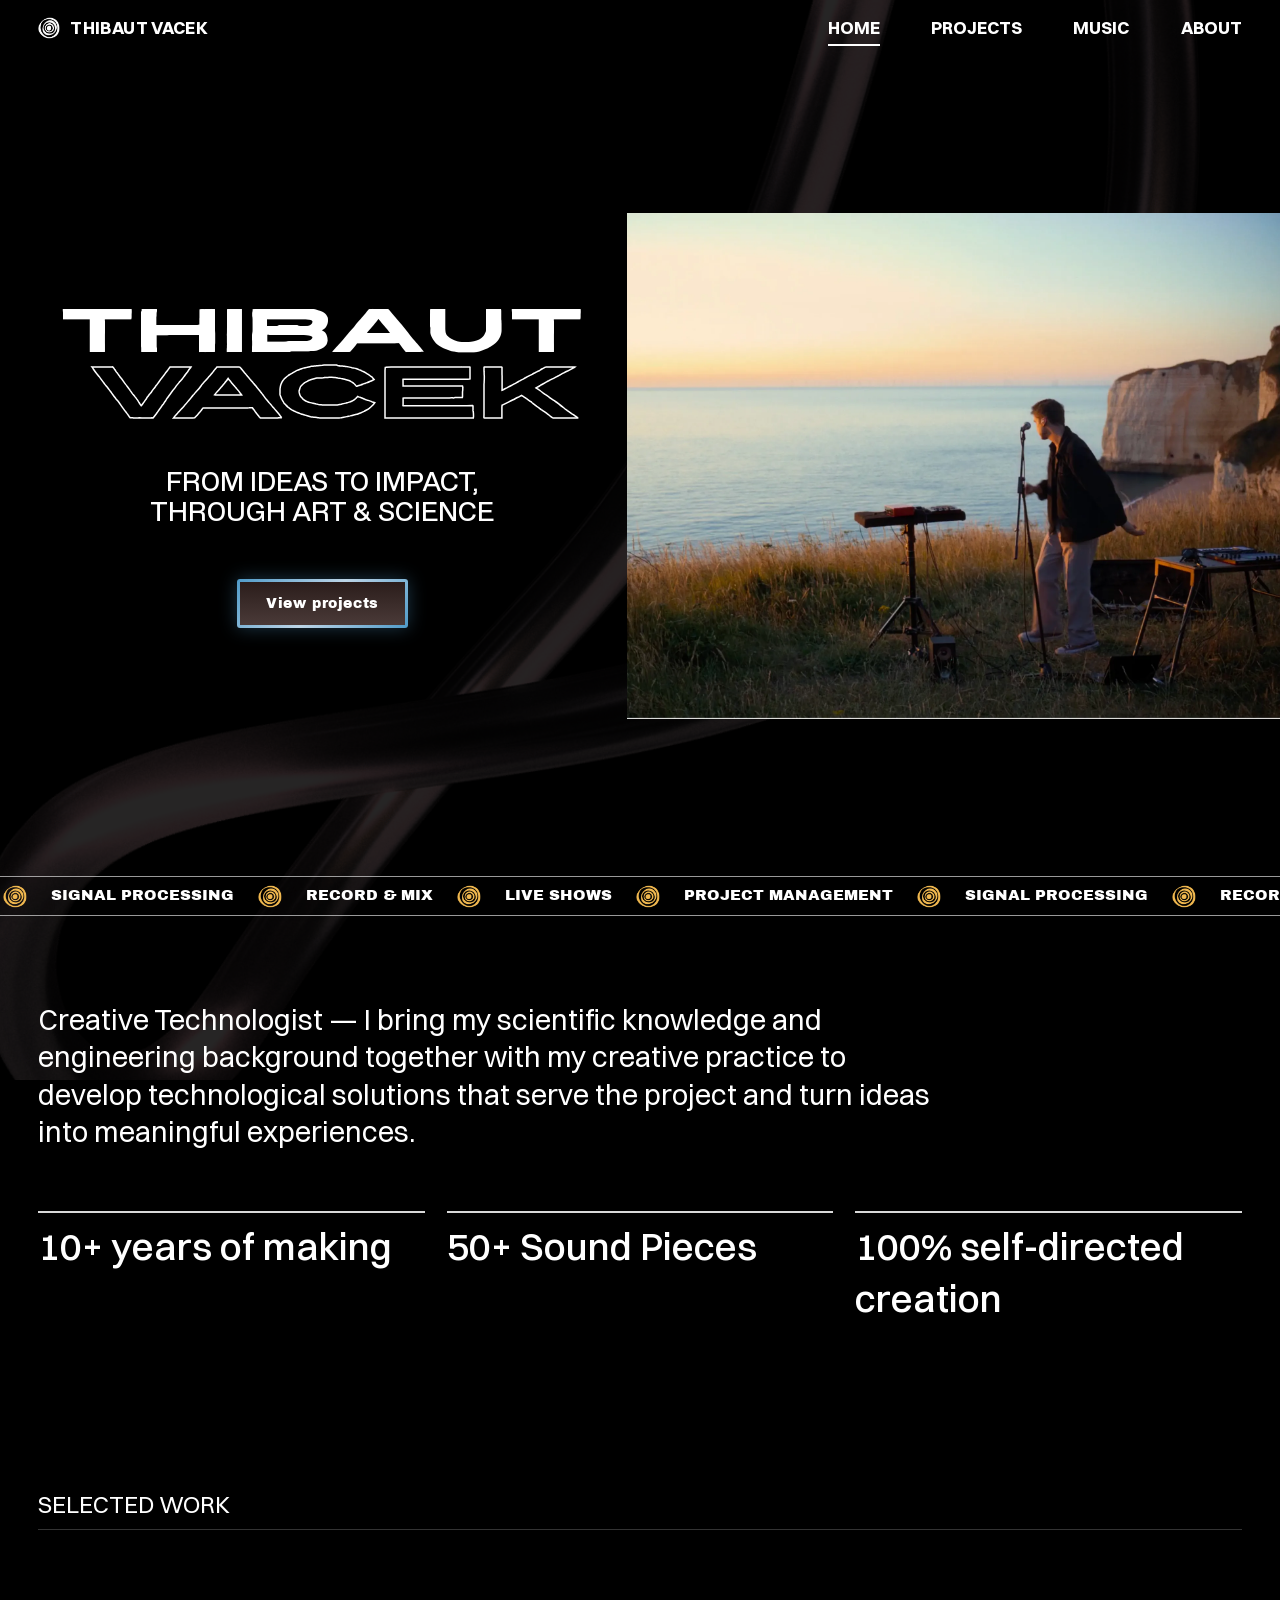
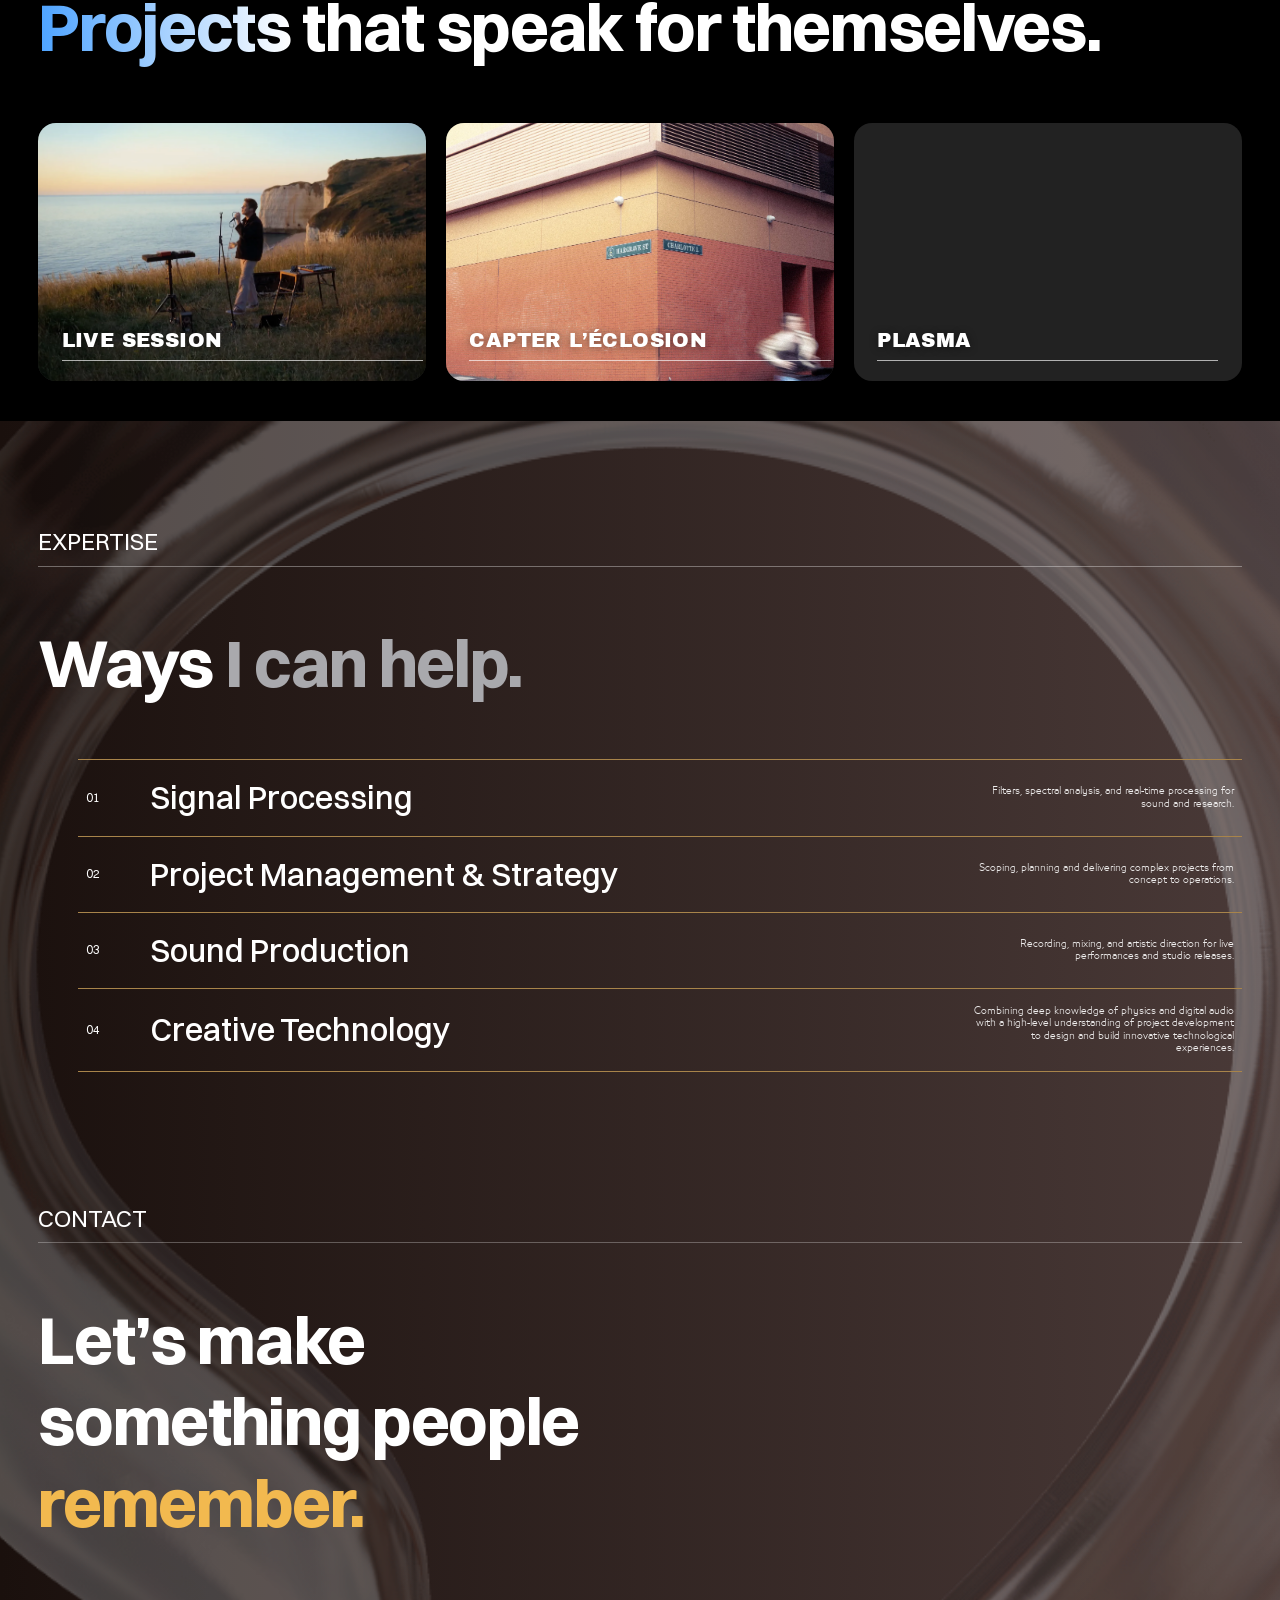
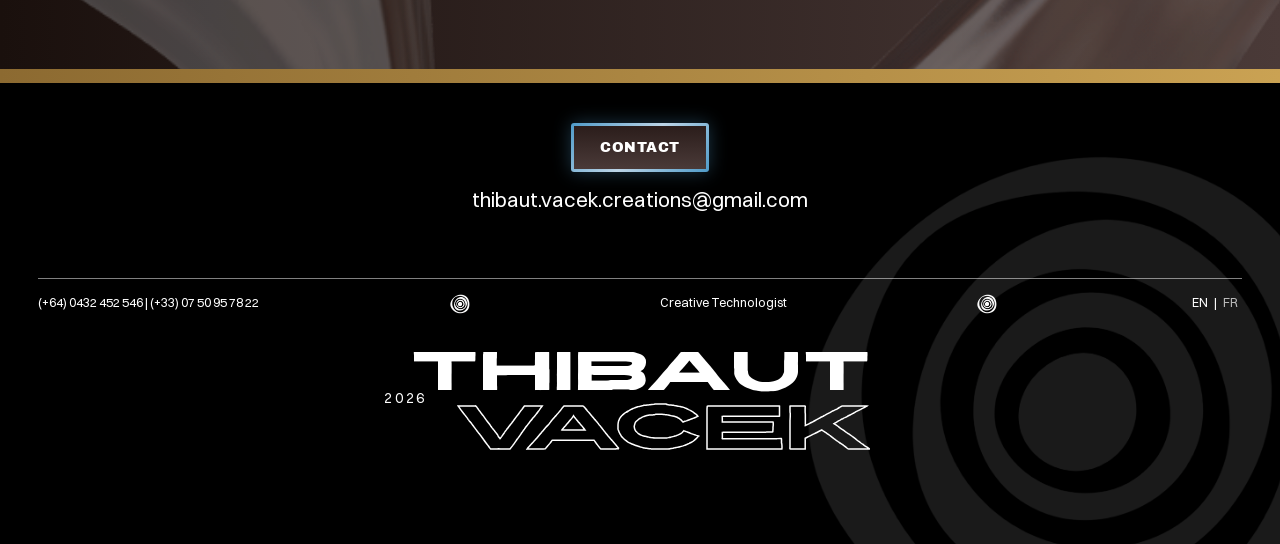
<file: index.html>
<!DOCTYPE html>
<html lang="en">
<head>
<meta charset="UTF-8">
<meta name="viewport" content="width=device-width, initial-scale=1, viewport-fit=cover">
<meta name="theme-color" content="#140c0a">
<title>Home — Thibaut Vacek</title>
<meta name="description" content="Thibaut Vacek — creative technologist, musician and scientist.">
<link rel="preconnect" href="https://fonts.googleapis.com">
<link rel="preconnect" href="https://fonts.gstatic.com" crossorigin>
<link href="https://fonts.googleapis.com/css2?family=Archivo:wght@400;500;600;700&amp;family=Archivo+Black&amp;family=Krona+One&amp;display=swap" rel="stylesheet">
<link rel="stylesheet" href="style.css">
</head>
<body class="page-home">
<header class="site-header">
  <a class="brand" href="index.html"><img class="spiral" src="pictures/LOGO_ref.png" alt=""><span>THIBAUT VACEK</span></a>
  <button class="burger" aria-label="Menu" aria-controls="site-nav" aria-expanded="false"><span></span><span></span></button>
  <nav class="nav" id="site-nav"><a href="index.html" class="active">HOME</a><a href="projects.html">PROJECTS</a><a href="music.html">MUSIC</a><a href="about.html">ABOUT</a></nav>
</header>
<main>
<section class="hero">
  <div class="hero-text">
    <h1 class="display"><span class="solid">THIBAUT</span><span class="outline">VACEK</span></h1>
    <p class="tagline">FROM IDEAS TO IMPACT,<br>THROUGH ART & SCIENCE</p>
    <a class="btn btn-glow" href="projects.html">View projects</a>
  </div>
  <div class="hero-img"><img src="pictures/HOME/live_plage_back.webp" alt=""></div>
</section>
<div class="ticker" aria-hidden="true"><ul class="ticker-track"><li><img class="spiral" src="pictures/LOGO_ref.png" alt=""><span>SIGNAL PROCESSING</span></li><li><img class="spiral" src="pictures/LOGO_ref.png" alt=""><span>RECORD &amp; MIX</span></li><li><img class="spiral" src="pictures/LOGO_ref.png" alt=""><span>LIVE SHOWS</span></li><li><img class="spiral" src="pictures/LOGO_ref.png" alt=""><span>PROJECT MANAGEMENT</span></li><li><img class="spiral" src="pictures/LOGO_ref.png" alt=""><span>SIGNAL PROCESSING</span></li><li><img class="spiral" src="pictures/LOGO_ref.png" alt=""><span>RECORD &amp; MIX</span></li><li><img class="spiral" src="pictures/LOGO_ref.png" alt=""><span>LIVE SHOWS</span></li><li><img class="spiral" src="pictures/LOGO_ref.png" alt=""><span>PROJECT MANAGEMENT</span></li><li><img class="spiral" src="pictures/LOGO_ref.png" alt=""><span>SIGNAL PROCESSING</span></li><li><img class="spiral" src="pictures/LOGO_ref.png" alt=""><span>RECORD &amp; MIX</span></li><li><img class="spiral" src="pictures/LOGO_ref.png" alt=""><span>LIVE SHOWS</span></li><li><img class="spiral" src="pictures/LOGO_ref.png" alt=""><span>PROJECT MANAGEMENT</span></li><li><img class="spiral" src="pictures/LOGO_ref.png" alt=""><span>SIGNAL PROCESSING</span></li><li><img class="spiral" src="pictures/LOGO_ref.png" alt=""><span>RECORD &amp; MIX</span></li><li><img class="spiral" src="pictures/LOGO_ref.png" alt=""><span>LIVE SHOWS</span></li><li><img class="spiral" src="pictures/LOGO_ref.png" alt=""><span>PROJECT MANAGEMENT</span></li></ul></div>
<section class="intro">
  <p class="lead reveal">Creative Technologist — I bring my scientific knowledge and engineering background together with my creative practice to develop technological solutions that serve the project and turn ideas into meaningful experiences.</p>
  <div class="kpis">
    <div class="kpi reveal"><span>10+ years of making</span></div>
    <div class="kpi reveal" style="--d:120ms"><span>50+ Sound Pieces</span></div>
    <div class="kpi reveal" style="--d:240ms"><span>100% self-directed creation</span></div>
  </div>
</section>

<section class="selected">
  <p class="eyebrow reveal">SELECTED WORK</p>
  <h2 class="h-xl reveal"><span class="blue_anim">Projects</span> that speak for themselves.</h2>
  <div class="cards-row"><a class="card label-bottom reveal" href="project.html#live-session" style="--d:0ms"><img alt="" loading="lazy" decoding="async" src="pictures/PROJECTS/Live_plage_mic.webp"><span class="card-label label-bottom">LIVE SESSION</span></a><a class="card label-bottom reveal" href="project.html#capter-l-eclosion" style="--d:120ms"><img alt="" loading="lazy" decoding="async" src="pictures/PROJECTS/capter_leclosion_cover.webp"><span class="card-label">CAPTER L’ÉCLOSION</span></a><a class="card reveal" href="project.html#plasma" style="--d:240ms"><img alt="" loading="lazy" decoding="async" src="pictures/PROJECTS/plasma.webp"><span class="card-label">PLASMA</span></a></div>
</section>
<div class="expertise-contact">
  <section class="expertise">
    <p class="eyebrow reveal">EXPERTISE</p>
    <h2 class="h-xl reveal">Ways <span class="grey">I can help.</span></h2>
    <ul class="expertise-list"><li class="reveal" style="--d:0ms"><span class="num">01</span><h3>Signal Processing</h3><p>Filters, spectral analysis, and real-time processing for sound and research.</p></li><li class="reveal" style="--d:100ms"><span class="num">02</span><h3>Project Management &amp; Strategy</h3><p>Scoping, planning and delivering complex projects from concept to operations.</p></li><li class="reveal" style="--d:200ms"><span class="num">03</span><h3>Sound Production</h3><p>Recording, mixing, and artistic direction for live performances and studio releases.</p></li><li class="reveal" style="--d:300ms"><span class="num">04</span><h3>Creative Technology</h3>
  <p>Combining deep knowledge of physics and digital audio with a high-level understanding of project development to design and build innovative technological experiences.</p></li></ul>
  </section>
  <section class="contact-band">
    <p class="eyebrow reveal">CONTACT</p>
    <h2 class="h-xl reveal">Let’s make<br>something people<br><span class="gold">remember.</span></h2>
  </section>
</div>
<div class="gold-stripe"></div>
</main>
<footer class="site-footer">
  <div class="footer-cta reveal">
    <a class="btn btn-glow" href="mailto:thibaut.vacek.creations@gmail.com">CONTACT</a>
    <a class="mail" href="mailto:thibaut.vacek.creations@gmail.com">thibaut.vacek.creations@gmail.com</a>
  </div>
  <div class="footer-row">
    <span>(+64) 0432 452 546 | (+33) 07 50 95 78 22</span>
    <img class="spiral" src="pictures/LOGO_ref.png" alt="">
    <span>Creative Technologist</span>
    <img class="spiral" src="pictures/LOGO_ref.png" alt="">
    <span class="lang"><a class="on" href="#">EN</a> | <a href="#">FR</a></span>
  </div>
  <div class="footer-name"><small>2026</small><span class="solid">THIBAUT</span><span class="outline">VACEK</span></div>
  <img class="footer-watermark" src="pictures/LOGO_ref.png" alt="">
</footer>
<script src="i18n.js"></script>
<script src="script.js"></script>
</body>
</html>
</file>
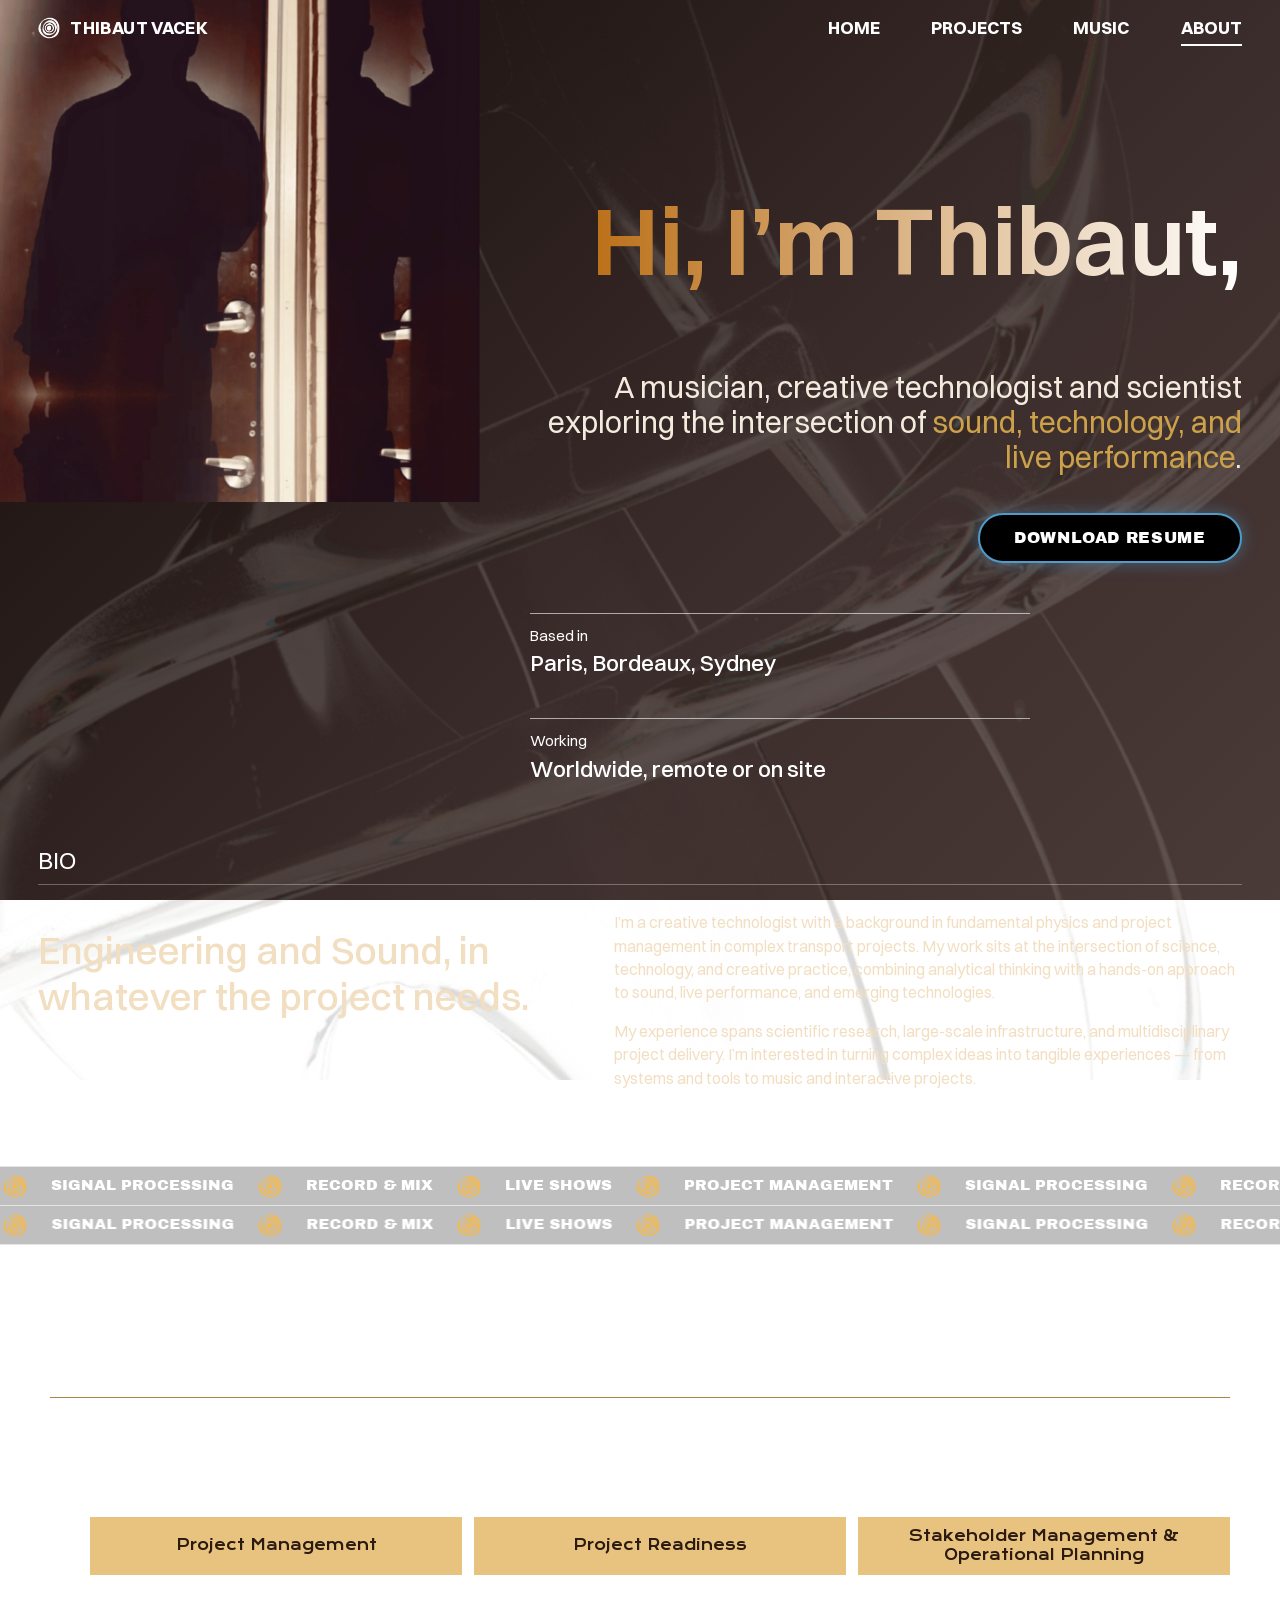
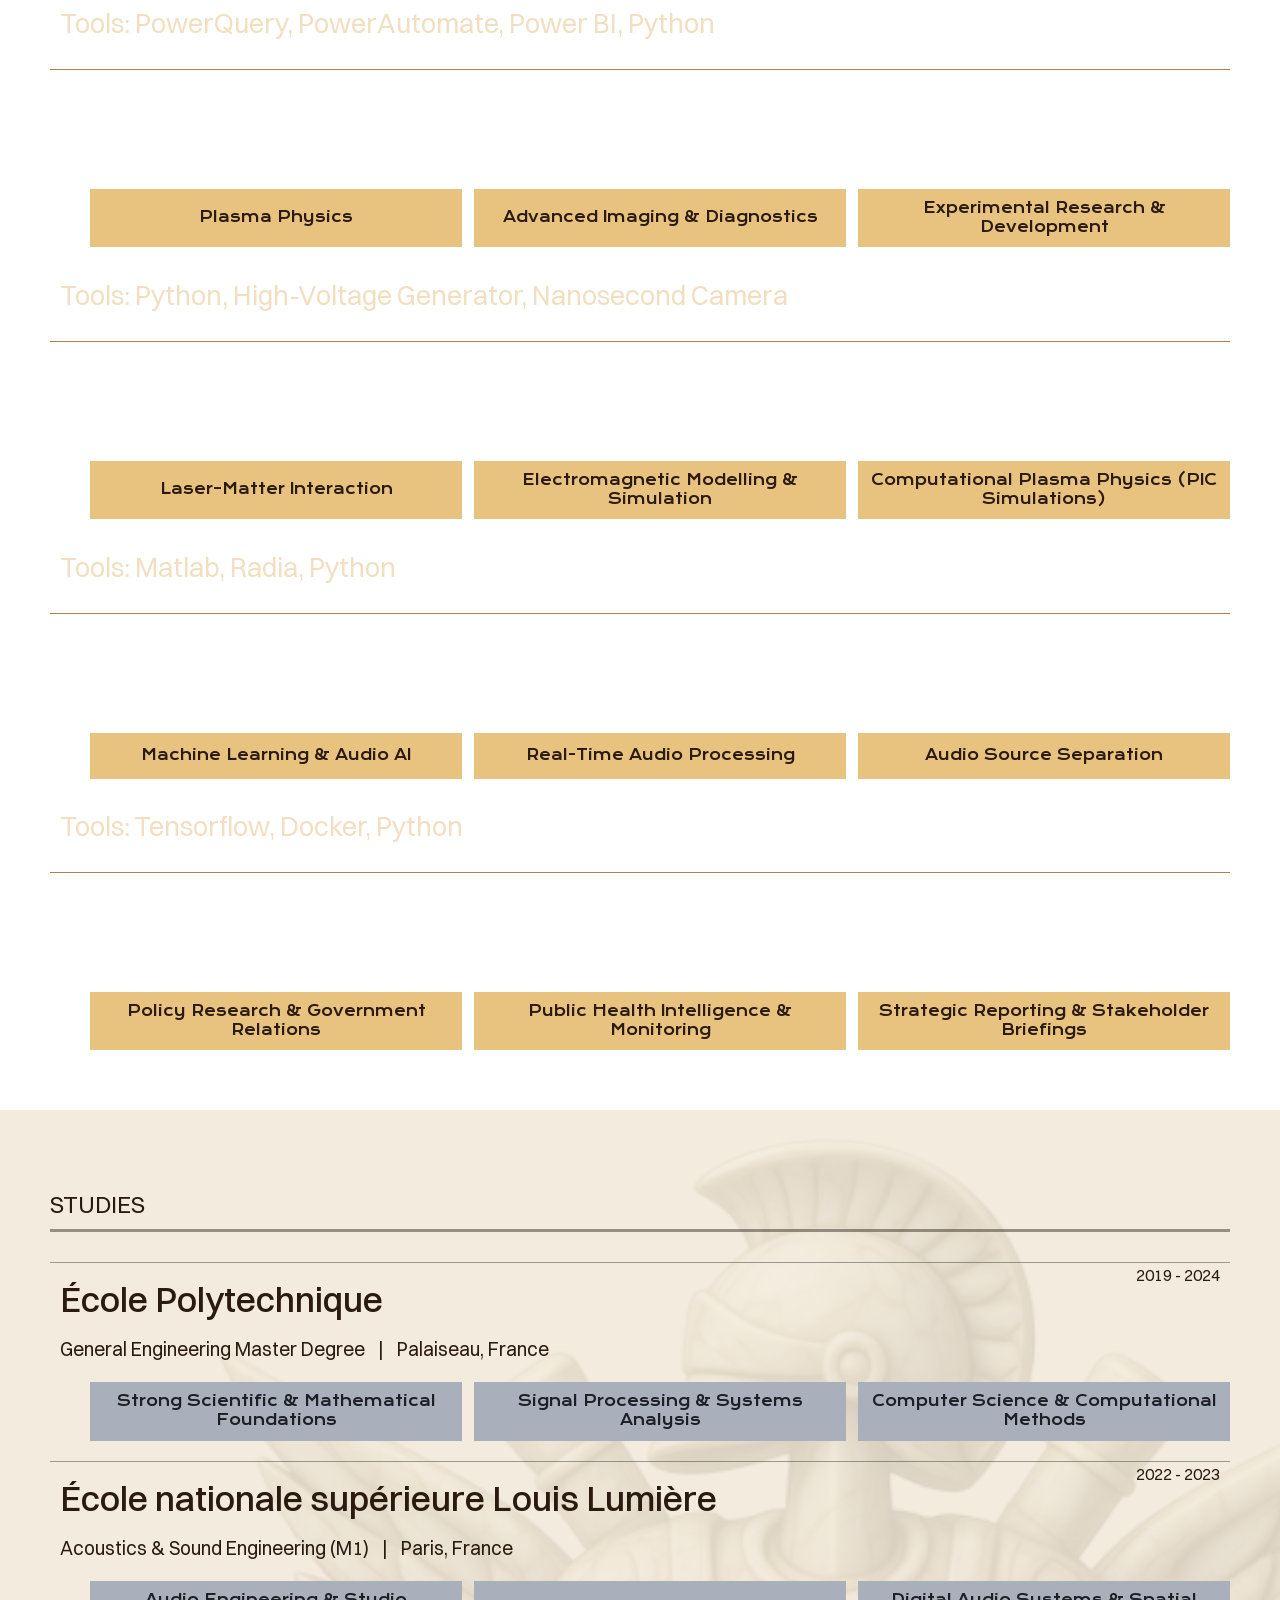
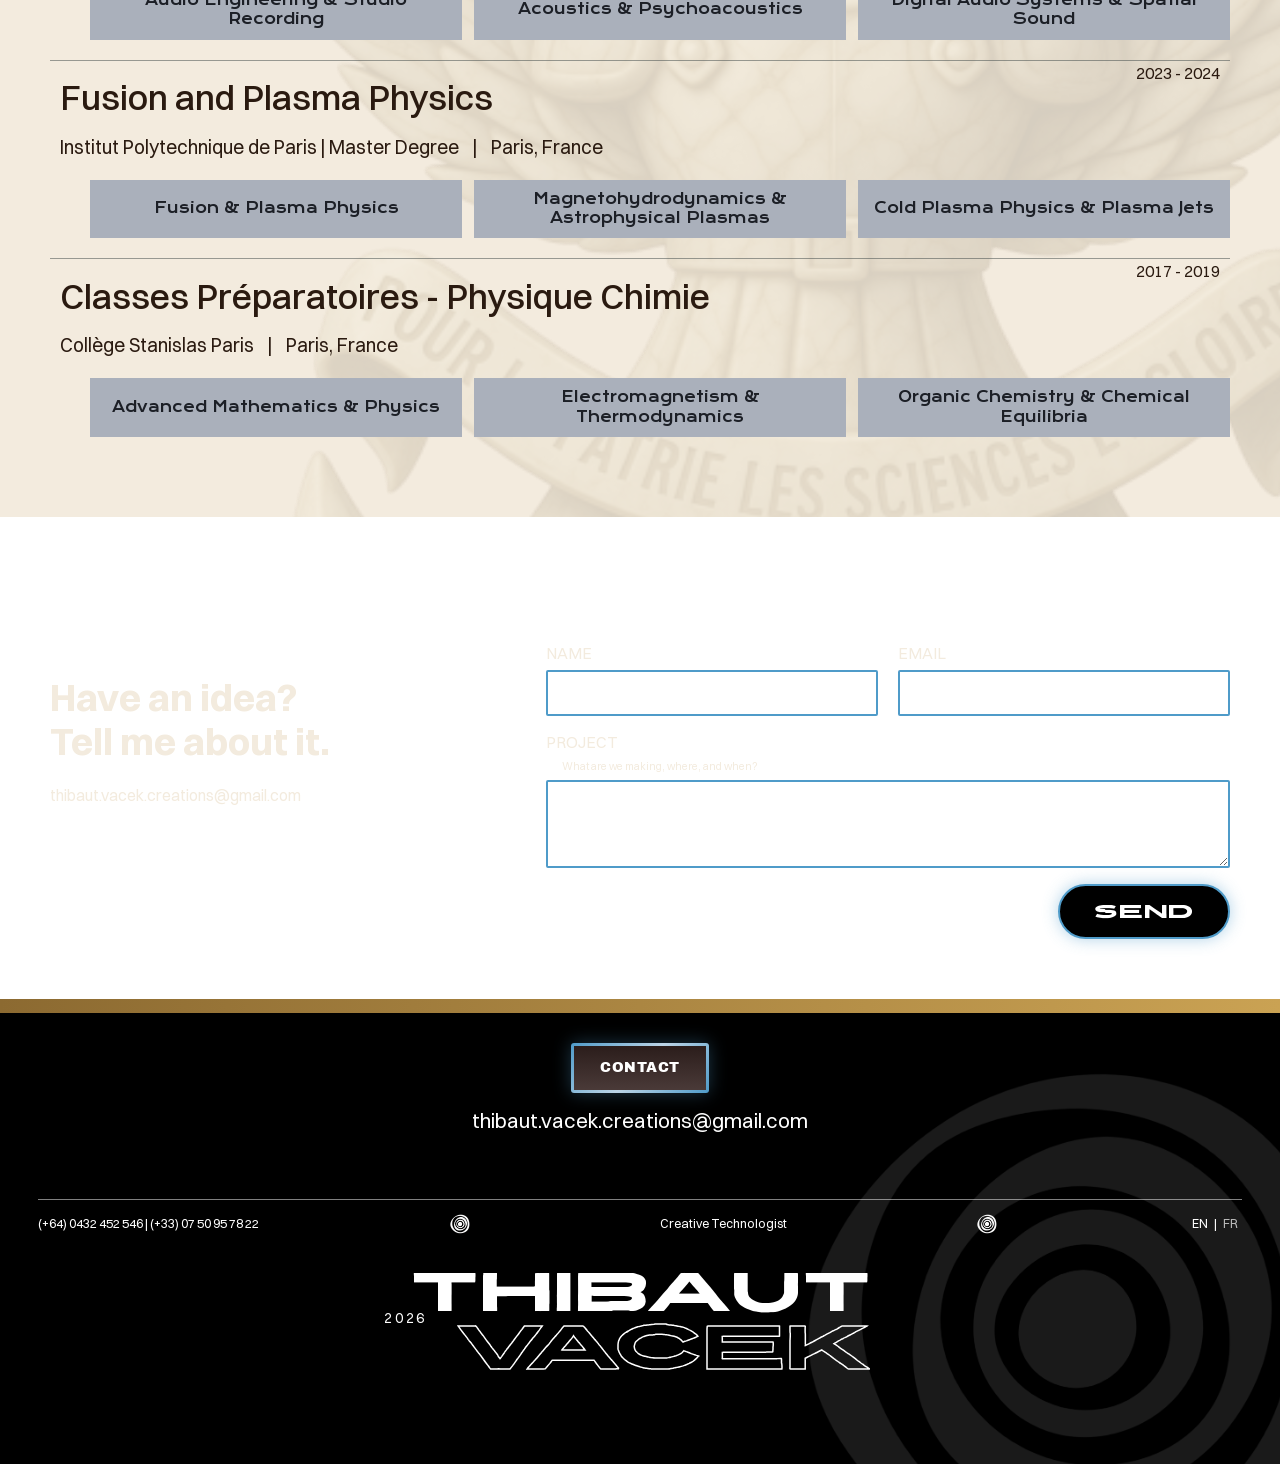
<file: about.html>
<!DOCTYPE html>
<html lang="en">
<head>
<meta charset="UTF-8">
<meta name="viewport" content="width=device-width, initial-scale=1, viewport-fit=cover">
<meta name="theme-color" content="#140c0a">
<title>About — Thibaut Vacek</title>
<meta name="description" content="Thibaut Vacek — creative technologist, musician and scientist.">
<link rel="preconnect" href="https://fonts.googleapis.com">
<link rel="preconnect" href="https://fonts.gstatic.com" crossorigin>
<link href="https://fonts.googleapis.com/css2?family=Archivo:wght@400;500;600;700&amp;family=Archivo+Black&amp;family=Krona+One&amp;display=swap" rel="stylesheet">
<link rel="stylesheet" href="style.css">
</head>
<body class="page-about">
<header class="site-header">
  <a class="brand" href="index.html"><img class="spiral" src="pictures/LOGO_ref.png" alt=""><span>THIBAUT VACEK</span></a>
  <button class="burger" aria-label="Menu" aria-controls="site-nav" aria-expanded="false"><span></span><span></span></button>
  <nav class="nav" id="site-nav"><a href="index.html">HOME</a><a href="projects.html">PROJECTS</a><a href="music.html">MUSIC</a><a href="about.html" class="active">ABOUT</a></nav>
</header>
<main>
<section class="about-hero">
  <div class="about-photo"><img src="pictures/ABOUT/signal_about.webp" ></div>
  <div class="about-text">
    <h1 class="reveal"><span class="orange">Hi, I’m Thibaut,</span> </h1>
    <p class="about-lead reveal">A musician, creative technologist and scientist exploring the intersection of <span class="gold_brown">sound, technology, and live performance</span>.</p>
    <a class="btn btn-pill2 reveal" href="pictures/resume-thibaut-vacek.pdf" download>DOWNLOAD RESUME</a>
    <dl class="facts">
      <div class="reveal"><dt>Based in</dt><dd>Paris, Bordeaux, Sydney</dd></div>
      <div class="reveal" style="--d:120ms"><dt>Working</dt><dd>Worldwide, remote or on site</dd></div>
    </dl>
  </div>
</section>
<section class="bio">
  <p class="eyebrow reveal">BIO</p>
  <div class="bio-grid">
    <h2 class="reveal">Engineering and Sound, in whatever the project needs.</h2>
    <div class="bio-copy reveal">
      <p>I’m a creative technologist with a background in fundamental physics and project management in complex transport projects. My work sits at the intersection of science, technology, and creative practice, combining analytical thinking with a hands-on approach to sound, live performance, and emerging technologies.</p>
      <p>My experience spans scientific research, large-scale infrastructure, and multidisciplinary project delivery. I’m interested in turning complex ideas into tangible experiences — from systems and tools to music and interactive projects.</p>
    </div>
  </div>
</section>
<div class="ticker" aria-hidden="true"><ul class="ticker-track"><li><img class="spiral" src="pictures/LOGO_ref.png" alt=""><span>SIGNAL PROCESSING</span></li><li><img class="spiral" src="pictures/LOGO_ref.png" alt=""><span>RECORD &amp; MIX</span></li><li><img class="spiral" src="pictures/LOGO_ref.png" alt=""><span>LIVE SHOWS</span></li><li><img class="spiral" src="pictures/LOGO_ref.png" alt=""><span>PROJECT MANAGEMENT</span></li><li><img class="spiral" src="pictures/LOGO_ref.png" alt=""><span>SIGNAL PROCESSING</span></li><li><img class="spiral" src="pictures/LOGO_ref.png" alt=""><span>RECORD &amp; MIX</span></li><li><img class="spiral" src="pictures/LOGO_ref.png" alt=""><span>LIVE SHOWS</span></li><li><img class="spiral" src="pictures/LOGO_ref.png" alt=""><span>PROJECT MANAGEMENT</span></li><li><img class="spiral" src="pictures/LOGO_ref.png" alt=""><span>SIGNAL PROCESSING</span></li><li><img class="spiral" src="pictures/LOGO_ref.png" alt=""><span>RECORD &amp; MIX</span></li><li><img class="spiral" src="pictures/LOGO_ref.png" alt=""><span>LIVE SHOWS</span></li><li><img class="spiral" src="pictures/LOGO_ref.png" alt=""><span>PROJECT MANAGEMENT</span></li><li><img class="spiral" src="pictures/LOGO_ref.png" alt=""><span>SIGNAL PROCESSING</span></li><li><img class="spiral" src="pictures/LOGO_ref.png" alt=""><span>RECORD &amp; MIX</span></li><li><img class="spiral" src="pictures/LOGO_ref.png" alt=""><span>LIVE SHOWS</span></li><li><img class="spiral" src="pictures/LOGO_ref.png" alt=""><span>PROJECT MANAGEMENT</span></li></ul></div><div class="ticker reverse" aria-hidden="true"><ul class="ticker-track"><li><img class="spiral" src="pictures/LOGO_ref.png" alt=""><span>SIGNAL PROCESSING</span></li><li><img class="spiral" src="pictures/LOGO_ref.png" alt=""><span>RECORD &amp; MIX</span></li><li><img class="spiral" src="pictures/LOGO_ref.png" alt=""><span>LIVE SHOWS</span></li><li><img class="spiral" src="pictures/LOGO_ref.png" alt=""><span>PROJECT MANAGEMENT</span></li><li><img class="spiral" src="pictures/LOGO_ref.png" alt=""><span>SIGNAL PROCESSING</span></li><li><img class="spiral" src="pictures/LOGO_ref.png" alt=""><span>RECORD &amp; MIX</span></li><li><img class="spiral" src="pictures/LOGO_ref.png" alt=""><span>LIVE SHOWS</span></li><li><img class="spiral" src="pictures/LOGO_ref.png" alt=""><span>PROJECT MANAGEMENT</span></li><li><img class="spiral" src="pictures/LOGO_ref.png" alt=""><span>SIGNAL PROCESSING</span></li><li><img class="spiral" src="pictures/LOGO_ref.png" alt=""><span>RECORD &amp; MIX</span></li><li><img class="spiral" src="pictures/LOGO_ref.png" alt=""><span>LIVE SHOWS</span></li><li><img class="spiral" src="pictures/LOGO_ref.png" alt=""><span>PROJECT MANAGEMENT</span></li><li><img class="spiral" src="pictures/LOGO_ref.png" alt=""><span>SIGNAL PROCESSING</span></li><li><img class="spiral" src="pictures/LOGO_ref.png" alt=""><span>RECORD &amp; MIX</span></li><li><img class="spiral" src="pictures/LOGO_ref.png" alt=""><span>LIVE SHOWS</span></li><li><img class="spiral" src="pictures/LOGO_ref.png" alt=""><span>PROJECT MANAGEMENT</span></li></ul></div>
<section class="timeline experience">
  <p class="eyebrow reveal">EXPERIENCE</p>
  <article class="job reveal "><div class="job-top"><div><h3>Operations Engineer</h3><p class="where">RATP Dev <span class="sep">|</span> Sydney, Australia</p></div><time>March 2025 - today</time></div><ul class="chips"><li>Project Management</li><li>Project Readiness</li><li>Stakeholder Management &amp; Operational Planning</li></ul><p class="tools">Tools: PowerQuery, PowerAutomate, Power BI, Python</p></article><article class="job reveal "><div class="job-top"><div><h3>Plasma Physicist</h3><p class="where">Laboratoire de Physique des Plasmas <span class="sep">|</span> Paris, France</p></div><time>March 2024 - October 2024</time></div><ul class="chips"><li>Plasma Physics</li><li>Advanced Imaging &amp; Diagnostics</li><li>Experimental Research &amp; Development</li></ul><p class="tools">Tools: Python, High-Voltage Generator, Nanosecond Camera</p></article><article class="job reveal "><div class="job-top"><div><h3>Physics Engineer</h3><p class="where">Centre des Lasers Intenses et Applications <span class="sep">|</span> Talence, France</p></div><time>April 2023 - July 2023</time></div><ul class="chips"><li>Laser–Matter Interaction</li><li>Electromagnetic Modelling &amp; Simulation</li><li>Computational Plasma Physics (PIC Simulations)</li></ul><p class="tools">Tools: Matlab, Radia, Python</p></article><article class="job reveal "><div class="job-top"><div><h3>Data Engineer</h3><p class="where">Audio Data Analysis and Signal Processing, Laboratoire Traitement et Apprentissage <span class="sep">|</span> Palaiseau, France</p></div><time>April 2022 - Sept 2022</time></div><ul class="chips"><li>Machine Learning &amp; Audio AI</li><li>Real-Time Audio Processing</li><li>Audio Source Separation</li></ul><p class="tools">Tools: Tensorflow, Docker, Python</p></article><article class="job reveal "><div class="job-top"><div><h3>Social Affairs Assistant</h3><p class="where">Ambassade de France en Italie <span class="sep">|</span> Roma, Italy</p></div><time>June 2021 - August 2021</time></div><ul class="chips"><li>Policy Research &amp; Government Relations</li><li>Public Health Intelligence &amp; Monitoring</li><li>Strategic Reporting &amp; Stakeholder Briefings</li></ul></article>
</section>
<section class="timeline studies">
  <p class="eyebrow reveal">STUDIES</p>
  <article class="job reveal "><div class="job-top"><div><h3>École Polytechnique</h3><p class="where">General Engineering Master Degree <span class="sep">|</span> Palaiseau, France</p></div><time>2019 - 2024</time></div><ul class="chips"><li>Strong Scientific &amp; Mathematical Foundations</li><li>Signal Processing &amp; Systems Analysis</li><li>Computer Science &amp; Computational Methods</li></ul></article><article class="job reveal "><div class="job-top"><div><h3>École nationale supérieure Louis Lumière</h3><p class="where">Acoustics &amp; Sound Engineering (M1) <span class="sep">|</span> Paris, France</p></div><time>2022 - 2023</time></div><ul class="chips"><li>Audio Engineering &amp; Studio Recording</li><li>Acoustics &amp; Psychoacoustics</li><li>Digital Audio Systems &amp; Spatial Sound</li></ul></article><article class="job reveal "><div class="job-top"><div><h3>Fusion and Plasma Physics</h3><p class="where">Institut Polytechnique de Paris | Master Degree <span class="sep">|</span> Paris, France</p></div><time>2023 - 2024</time></div><ul class="chips"><li>Fusion &amp; Plasma Physics</li><li>Magnetohydrodynamics &amp; Astrophysical Plasmas</li><li>Cold Plasma Physics &amp; Plasma Jets</li></ul></article><article class="job reveal "><div class="job-top"><div><h3>Classes Préparatoires - Physique Chimie</h3><p class="where">Collège Stanislas Paris <span class="sep">|</span> Paris, France</p></div><time>2017 - 2019</time></div><ul class="chips"><li>Advanced Mathematics &amp; Physics</li><li>Electromagnetism &amp; Thermodynamics</li><li>Organic Chemistry &amp; Chemical Equilibria</li></ul></article>
</section>
<section class="contact-form-band" id="contact">
  <p class="eyebrow reveal">CONTACT</p>
  <div class="cf-grid">
    <div class="cf-left reveal">
      <h2>Have an idea?<br>Tell me about it.</h2>
      <a class="mail" href="mailto:thibaut.vacek.creations@gmail.com">thibaut.vacek.creations@gmail.com</a>
    </div>
    <form class="cf-form reveal" action="mailto:thibaut.vacek.creations@gmail.com" method="post" enctype="text/plain">
      <label>NAME<input type="text" name="name" required></label>
      <label>EMAIL<input type="email" name="email" required></label>
      <label class="full">PROJECT <small>What are we making, where, and when?</small><textarea name="project" rows="3" required></textarea></label>
      <button class="btn btn-pill3" type="submit">SEND</button>
    </form>
  </div>
</section>
<div class="gold-stripe"></div>
</main>
<footer class="site-footer">
  <div class="footer-cta reveal">
    <a class="btn btn-glow" href="mailto:thibaut.vacek.creations@gmail.com">CONTACT</a>
    <a class="mail" href="mailto:thibaut.vacek.creations@gmail.com">thibaut.vacek.creations@gmail.com</a>
  </div>
  <div class="footer-row">
    <span>(+64) 0432 452 546 | (+33) 07 50 95 78 22</span>
    <img class="spiral" src="pictures/LOGO_ref.png" alt="">
    <span>Creative Technologist</span>
    <img class="spiral" src="pictures/LOGO_ref.png" alt="">
    <span class="lang"><a class="on" href="#">EN</a> | <a href="#">FR</a></span>
  </div>
  <div class="footer-name"><small>2026</small><span class="solid">THIBAUT</span><span class="outline">VACEK</span></div>
  <img class="footer-watermark" src="pictures/LOGO_ref.png" alt="">
</footer>

<script src="i18n.js"></script>
<script src="script.js"></script>
</body>
</html>
</file>
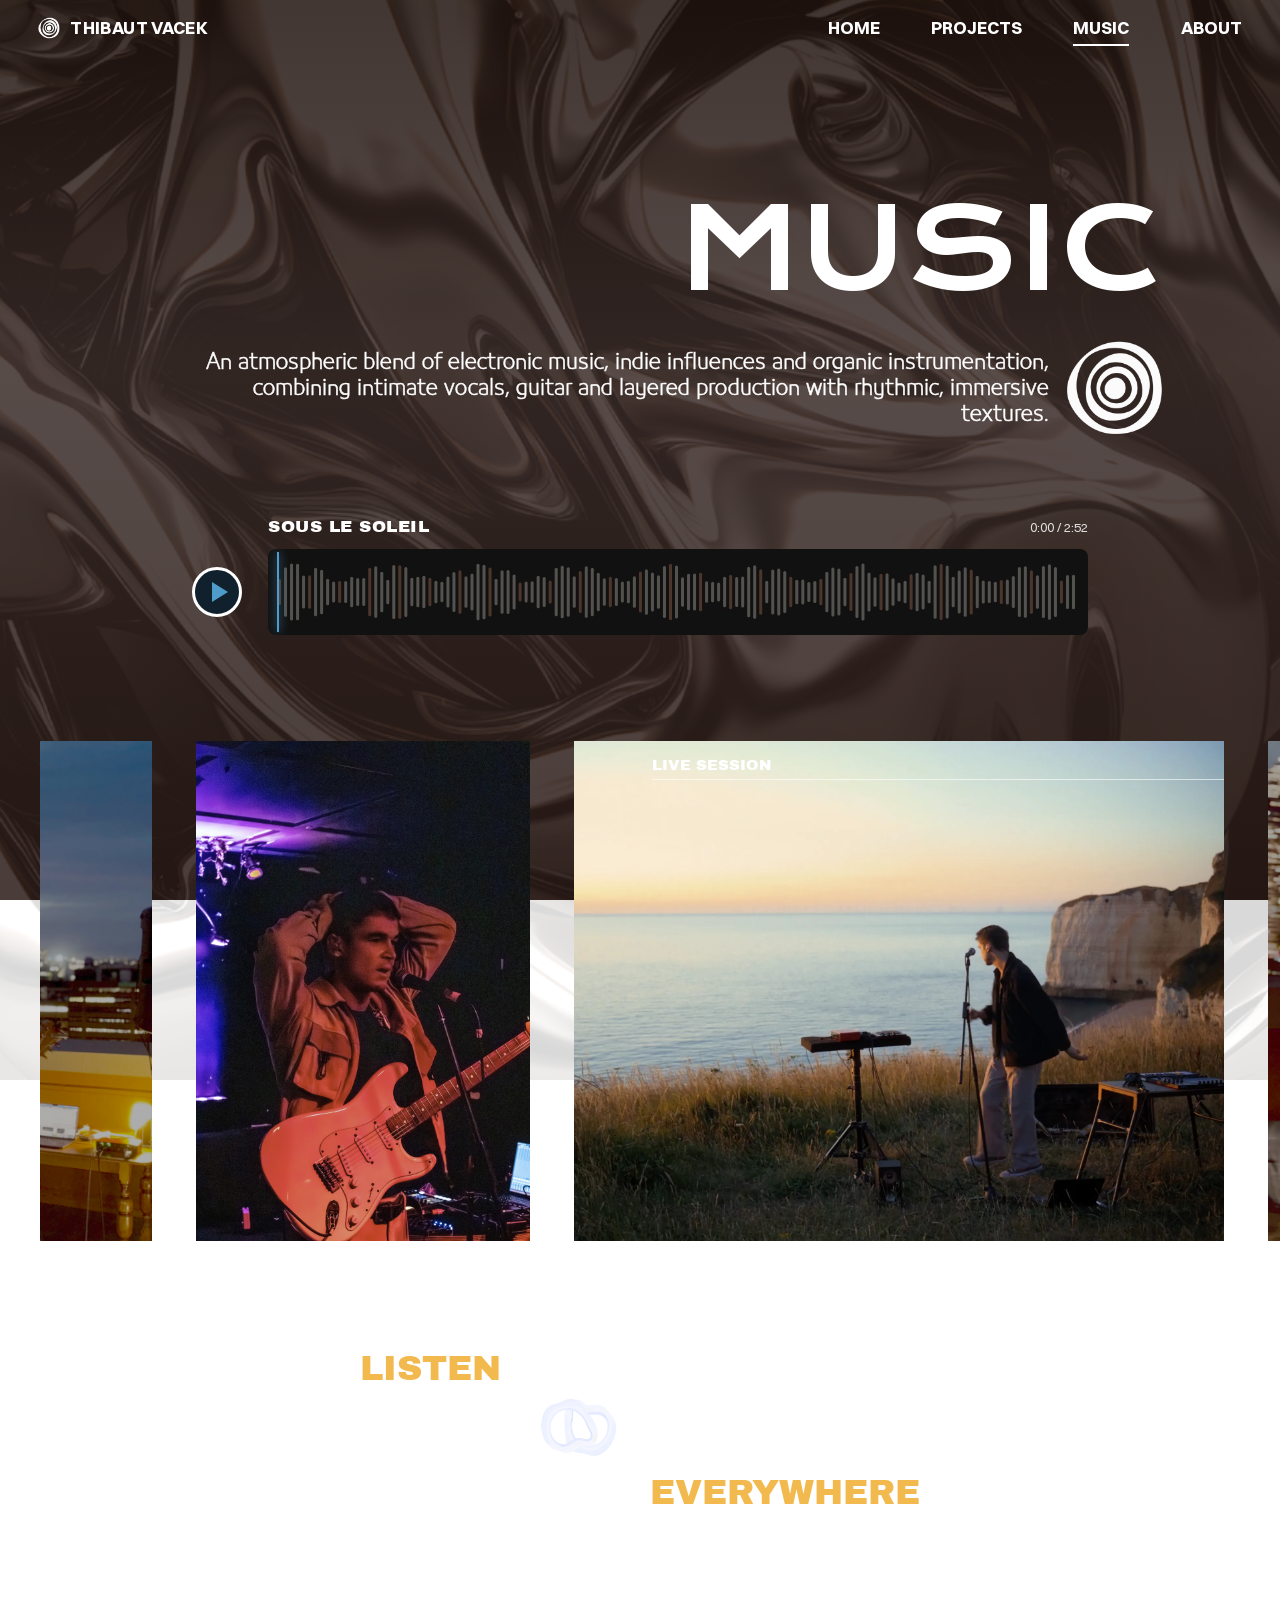
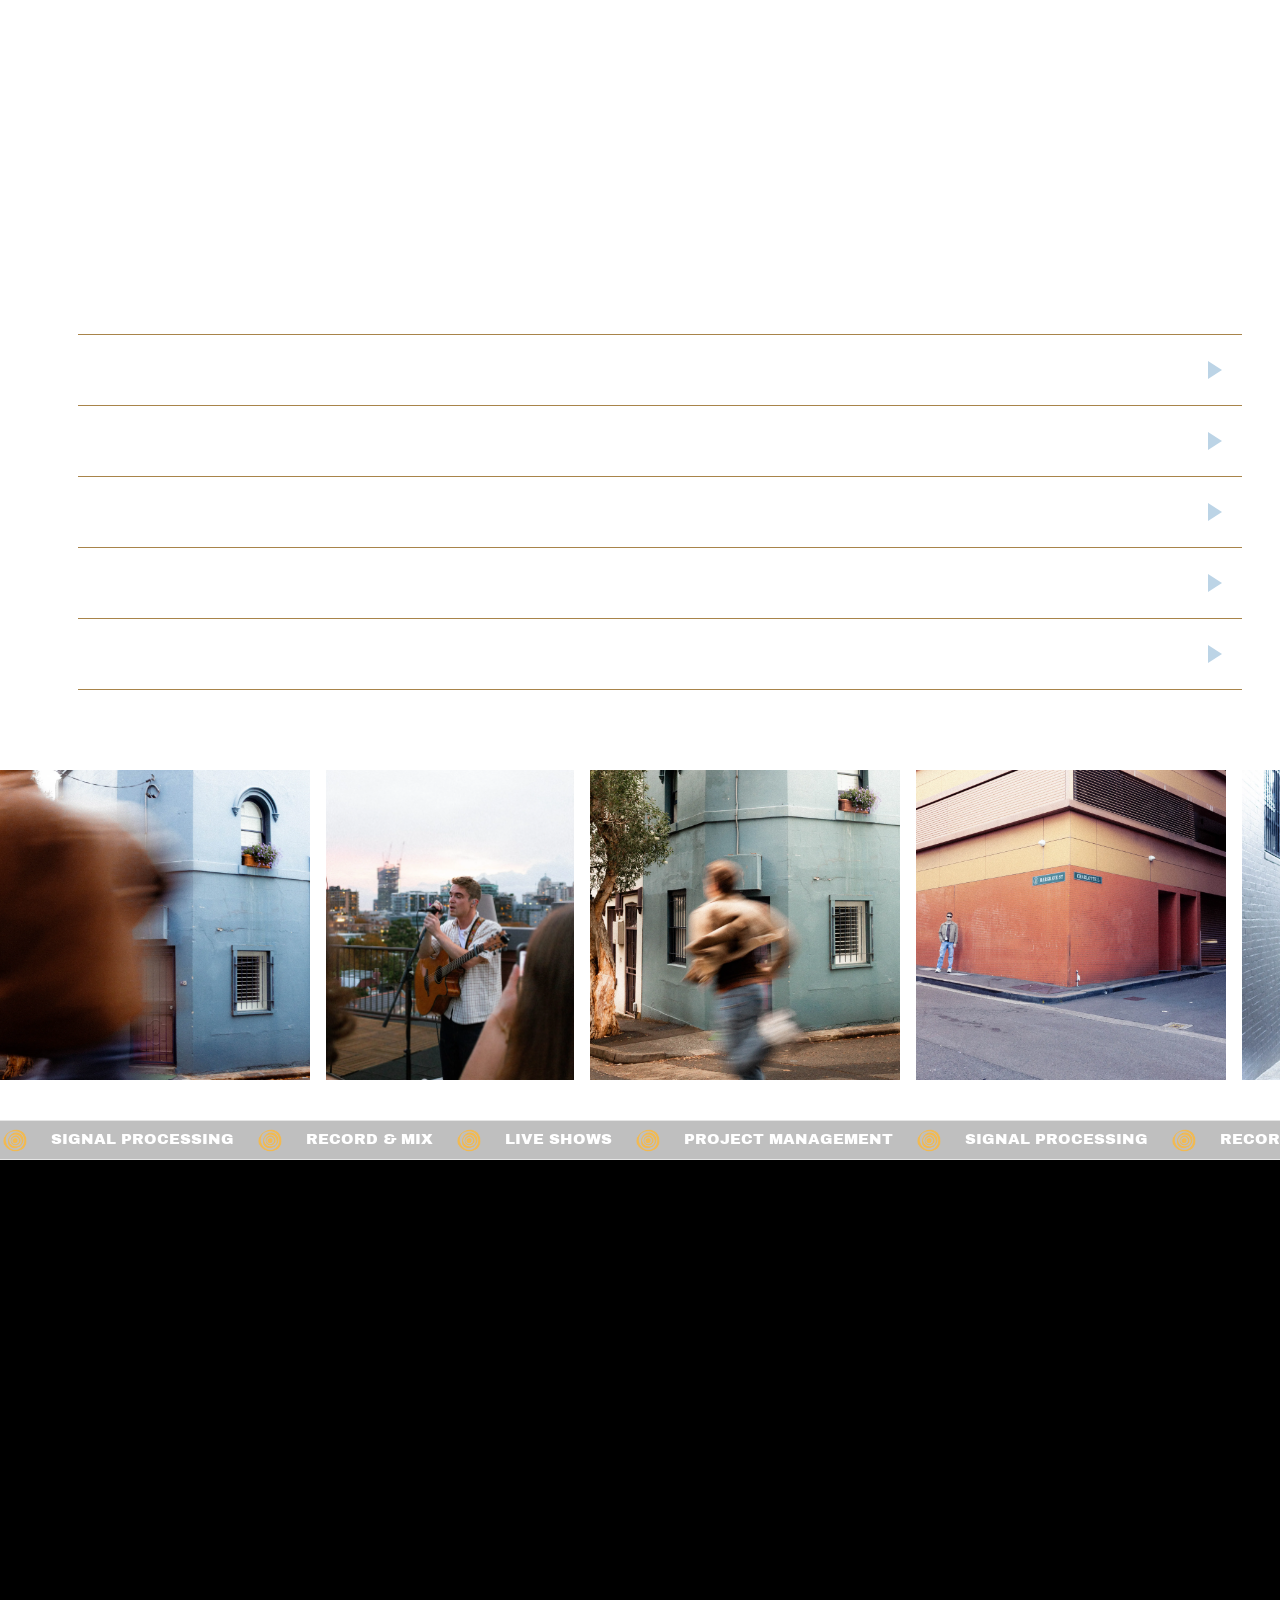
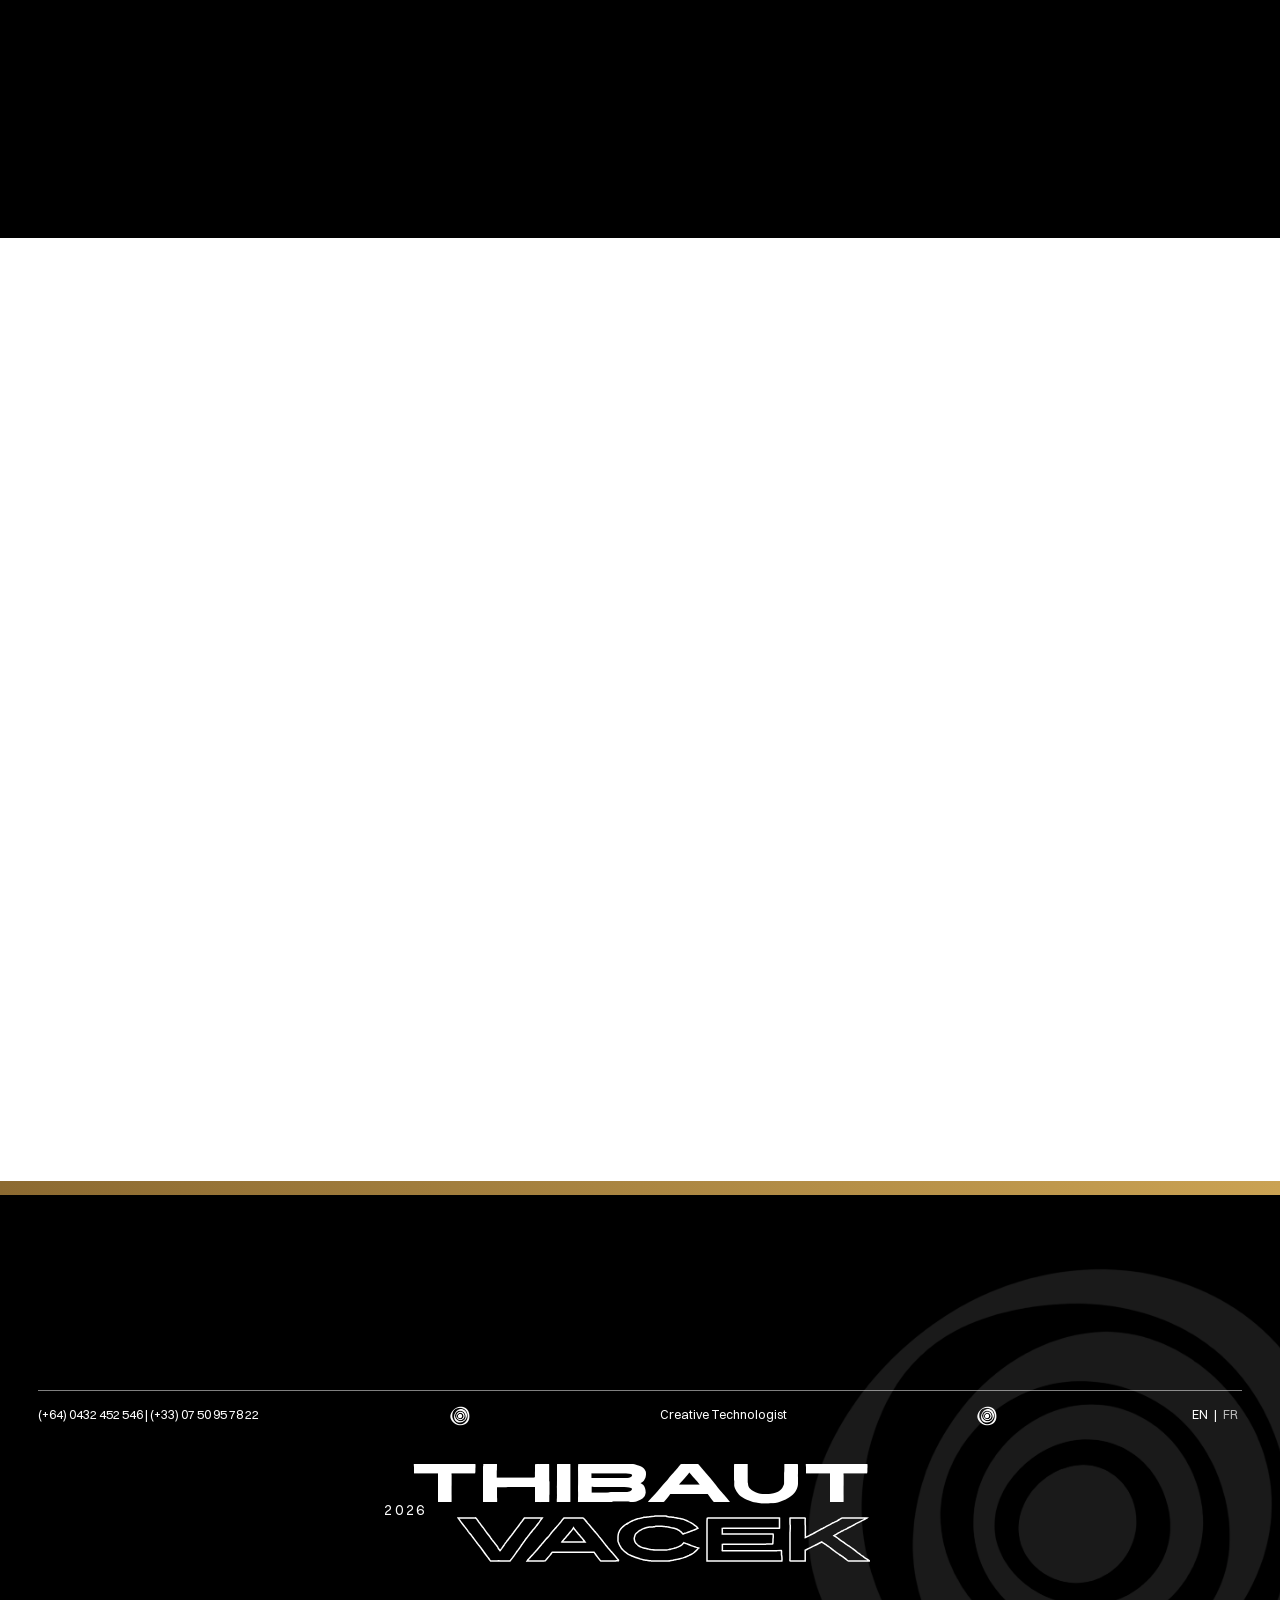
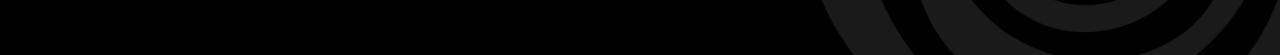
<file: music.html>
<!DOCTYPE html>
<html lang="en">
<head>
<meta charset="UTF-8">
<meta name="viewport" content="width=device-width, initial-scale=1, viewport-fit=cover">
<meta name="theme-color" content="#140c0a">
<title>Music — Thibaut Vacek</title>
<meta name="description" content="Thibaut Vacek — creative technologist, musician and scientist.">
<link rel="preconnect" href="https://fonts.googleapis.com">
<link rel="preconnect" href="https://fonts.gstatic.com" crossorigin>
<link href="https://fonts.googleapis.com/css2?family=Archivo:wght@400;500;600;700&amp;family=Archivo+Black&amp;family=Krona+One&amp;display=swap" rel="stylesheet">
<link rel="stylesheet" href="style.css">
</head>
<body class="page-music">
<header class="site-header">
  <a class="brand" href="index.html"><img class="spiral" src="pictures/LOGO_ref.png" alt=""><span>THIBAUT VACEK</span></a>
  <button class="burger" aria-label="Menu" aria-controls="site-nav" aria-expanded="false"><span></span><span></span></button>
  <nav class="nav" id="site-nav"><a href="index.html">HOME</a><a href="projects.html">PROJECTS</a><a href="music.html" class="active">MUSIC</a><a href="about.html">ABOUT</a></nav>
</header>
<main>
<section class="music-head">
  <h1 class="display-wide reveal">MUSIC</h1>
  <div class="music-intro reveal"><p>An atmospheric blend of electronic music, indie influences and organic instrumentation, combining intimate vocals, guitar and layered production with rhythmic, immersive textures.</p><img class="spiral" src="pictures/LOGO_ref.png" alt=""></div>
</section>
<section class="player reveal" data-src="pictures/MUSIC/SousLeSoleil_ReMaster_110826.wav">
  <button class="play" aria-label="Play / Pause"><i class="tri"></i></button>
  <div class="player-main">
    <div class="player-head">
      <span class="player-title">SOUS LE SOLEIL</span>
      <span class="player-time"><b class="t-cur">0:00</b> / <b class="t-dur">0:00</b></span>
    </div>
    <div class="wave" tabindex="0" role="slider" aria-label="Position in the track" aria-valuemin="0" aria-valuemax="100" aria-valuenow="0"><span class="wave-tip"></span></div>
  </div>
</section>
<section class="carousel reveal"><div class="carousel-track"><figure><img alt="" src="pictures/MUSIC/Signalbo_PressPicture_1.webp"></figure><figure><img alt="" src="pictures/MUSIC/Signalbo_PressPicture_2.webp"></figure><figure><img alt="" src="pictures/MUSIC/Live_plage_Back.webp"><figcaption>LIVE SESSION</figcaption></figure><figure><img alt="" src="pictures/MUSIC/blurry_rooftop.webp"></figure><figure><img alt="" src="pictures/MUSIC/eclosion_wall.webp"></figure><figure><img alt="" src="pictures/MUSIC/Signalbo_PressPicture_1.webp"></figure><figure><img alt="" src="pictures/MUSIC/Signalbo_PressPicture_2.webp"></figure><figure><img alt="" src="pictures/MUSIC/Live_plage_Back.webp"><figcaption>LIVE SESSION</figcaption></figure><figure><img alt="" src="pictures/MUSIC/Signalbo_PressPicture_1.webp"></figure><figure><img alt="" src="pictures/MUSIC/Signalbo_PressPicture_2.webp"></figure><figure><img alt="" src="pictures/MUSIC/Live_plage_Back.webp"><figcaption>LIVE SESSION</figcaption></figure></div></section>
<section class="listen">
  <a class="listen-a reveal" href="https://www.youtube.com/watch?v=JqRjSROH5xQ&source_ve_path=NzY3NTg&embeds_referring_euri=https%3A%2F%2Flinktr.ee%2F&embeds_referring_origin=https%3A%2F%2Flinktr.ee" target="_blank" rel="noopener">LISTEN</a>
  <a class="rings-link" href="https://linktr.ee/signalbo?utm_source=linktree_profile_share&ltsid=3b9dc910-7114-4949-a43c-287579beccbd" target="_blank" rel="noopener" aria-label="Listen everywhere">
    <img class="rings" src="pictures/logo_rings.png" alt="">
  </a>
  <a class="listen-b reveal" href="https://linktr.ee/signalbo?utm_source=linktree_profile_share&ltsid=3b9dc910-7114-4949-a43c-287579beccbd" target="_blank" rel="noopener">EVERYWHERE</a>
</section>
<img class="logo" style="--logo-size:clamp(160px,70vw,800px)" src="pictures/LOGO.png" alt="Signalbo">
<section class="album">
  <h3 class="album-title reveal">CAPTER L’ÉCLOSION</h3>
  <ol class="tracklist">
  <li class="track reveal" data-src="Music/Graduation_ReMaster_110826.wav">
    <div class="track-row" tabindex="0" role="slider" aria-label="Graduation" aria-valuemin="0" aria-valuemax="100" aria-valuenow="0">
      <span class="num">01</span><span class="t">GRADUATION</span>
      <button class="track-play" aria-label="Play / Pause"><i class="tri"></i></button>
    </div>
  </li>
  <li class="track reveal" style="--d:80ms" data-src="Music/SousLeSoleil_ReMaster_110826.wav">
    <div class="track-row" tabindex="0" role="slider" aria-label="Sous le soleil" aria-valuemin="0" aria-valuemax="100" aria-valuenow="0">
      <span class="num">02</span><span class="t">SOUS LE SOLEIL</span>
      <button class="track-play" aria-label="Play / Pause"><i class="tri"></i></button>
    </div>
  </li>
  <li class="track reveal" style="--d:80ms" data-src="Music/Eclosion_ReMaster_110826.wav">
    <div class="track-row" tabindex="0" role="slider" aria-label="ÉCLOSION" aria-valuemin="0" aria-valuemax="100" aria-valuenow="0">
      <span class="num">03</span><span class="t">ÉCLOSION</span>
      <button class="track-play" aria-label="Play / Pause"><i class="tri"></i></button>
    </div>
  </li>
  <li class="track reveal" style="--d:80ms" data-src="Music/Friends_ReMaster_110826.wav">
    <div class="track-row" tabindex="0" role="slider" aria-label="Friends" aria-valuemin="0" aria-valuemax="100" aria-valuenow="0">
      <span class="num">04</span><span class="t">FRIENDS</span>
      <button class="track-play" aria-label="Play / Pause"><i class="tri"></i></button>
    </div>
  </li>
  <li class="track reveal" style="--d:80ms" data-src="Music/Glass&amp;Glances_ReMaster_110826.wav">
    <div class="track-row" tabindex="0" role="slider" aria-label="Glass &amp; Glances" aria-valuemin="0" aria-valuemax="100" aria-valuenow="0">
      <span class="num">05</span><span class="t">GLASS &amp; GLANCES</span>
      <button class="track-play" aria-label="Play / Pause"><i class="tri"></i></button>
    </div>
  </li>
  <!-- même structure pour 03 ÉCLOSION, 04 FRIENDS, 05 GLASSES &amp; GLANCES -->
</ol>
  <div class="strip"><img alt="" src="pictures/MUSIC/eclosion_1.webp"><img alt="" src="pictures/MUSIC/rooftop_session.webp"><img alt="" src="pictures/MUSIC/eclosion_2.webp"><img alt="" src="pictures/MUSIC/eclosion_5.webp"><img alt="" src="pictures/MUSIC/eclosion_4.webp"><img alt="" src="pictures/MUSIC/rooftop_wide.webp"><img alt="" src="pictures/MUSIC/eclosion_3.webp"></div>
</section>
<div class="ticker" aria-hidden="true"><ul class="ticker-track"><li><img class="spiral" src="pictures/LOGO_ref.png" alt=""><span>SIGNAL PROCESSING</span></li><li><img class="spiral" src="pictures/LOGO_ref.png" alt=""><span>RECORD &amp; MIX</span></li><li><img class="spiral" src="pictures/LOGO_ref.png" alt=""><span>LIVE SHOWS</span></li><li><img class="spiral" src="pictures/LOGO_ref.png" alt=""><span>PROJECT MANAGEMENT</span></li><li><img class="spiral" src="pictures/LOGO_ref.png" alt=""><span>SIGNAL PROCESSING</span></li><li><img class="spiral" src="pictures/LOGO_ref.png" alt=""><span>RECORD &amp; MIX</span></li><li><img class="spiral" src="pictures/LOGO_ref.png" alt=""><span>LIVE SHOWS</span></li><li><img class="spiral" src="pictures/LOGO_ref.png" alt=""><span>PROJECT MANAGEMENT</span></li><li><img class="spiral" src="pictures/LOGO_ref.png" alt=""><span>SIGNAL PROCESSING</span></li><li><img class="spiral" src="pictures/LOGO_ref.png" alt=""><span>RECORD &amp; MIX</span></li><li><img class="spiral" src="pictures/LOGO_ref.png" alt=""><span>LIVE SHOWS</span></li><li><img class="spiral" src="pictures/LOGO_ref.png" alt=""><span>PROJECT MANAGEMENT</span></li><li><img class="spiral" src="pictures/LOGO_ref.png" alt=""><span>SIGNAL PROCESSING</span></li><li><img class="spiral" src="pictures/LOGO_ref.png" alt=""><span>RECORD &amp; MIX</span></li><li><img class="spiral" src="pictures/LOGO_ref.png" alt=""><span>LIVE SHOWS</span></li><li><img class="spiral" src="pictures/LOGO_ref.png" alt=""><span>PROJECT MANAGEMENT</span></li></ul></div>
<section class="shows">
  <h2 class="h-lg reveal">Shows</h2>
  <h3 class="h-md blue reveal">Upcoming</h3>
  <ul class="show-list">
    <li class="reveal"><time>27 Nov 2026</time><strong>Elswr Festival</strong><span>Sydney</span><img alt="" src="pictures/logo_rings.png"></li>
  </ul>
  <h3 class="h-md orange_degrade reveal">Past</h3>
  <ul class="show-list">
    <li class="reveal"><time>6 March 2026</time><strong>The Lansdowne Hotel</strong><span>Sydney</span><img alt="" src="pictures/logo_rings.png"></li>
  </ul>
</section>
<section class="other-works">
  <h2 class="h-lg reveal">Other works</h2>
  <div class="other-grid">
    <a class="card  label-top reveal" href="project.html#collaborations"><img loading="lazy" decoding="async" src="pictures/PROJECTS/collaboration.webp" alt="COLLABORATIONS"><span class="card-label">COLLABORATIONS</span></a>
    <a class="card  label-top-right reveal" href="project.html#early-works"><img loading="lazy" decoding="async" src="pictures/PROJECTS/early_works.webp" alt="EARLY WORKS"><span class="card-label">EARLY WORKS</span></a>
    <a class="card wide label-bottom reveal" href="project.html#fm-plugin-coding"><img loading="lazy" decoding="async" alt="" src="pictures/PROJECTS/audio_plugin.webp"><span class="card-label">FM PLUGIN CODING</span></a>
  </div>
</section>
<div class="gold-stripe"></div>
</main>
<footer class="site-footer">
  <div class="footer-cta reveal">
    <a class="btn btn-glow" href="mailto:thibaut.vacek.creations@gmail.com">CONTACT</a>
    <a class="mail" href="mailto:thibaut.vacek.creations@gmail.com">thibaut.vacek.creations@gmail.com</a>
  </div>
  <div class="footer-row">
    <span>(+64) 0432 452 546 | (+33) 07 50 95 78 22</span>
    <img class="spiral" src="pictures/LOGO_ref.png" alt="">
    <span>Creative Technologist</span>
    <img class="spiral" src="pictures/LOGO_ref.png" alt="">
    <span class="lang"><a class="on" href="#">EN</a> | <a href="#">FR</a></span>
  </div>
  <div class="footer-name"><small>2026</small><span class="solid">THIBAUT</span><span class="outline">VACEK</span></div>
  <img class="footer-watermark" src="pictures/LOGO_ref.png" alt="">
</footer>
<script src="i18n.js"></script>
<script src="script.js"></script>
</body>
</html>
</file>
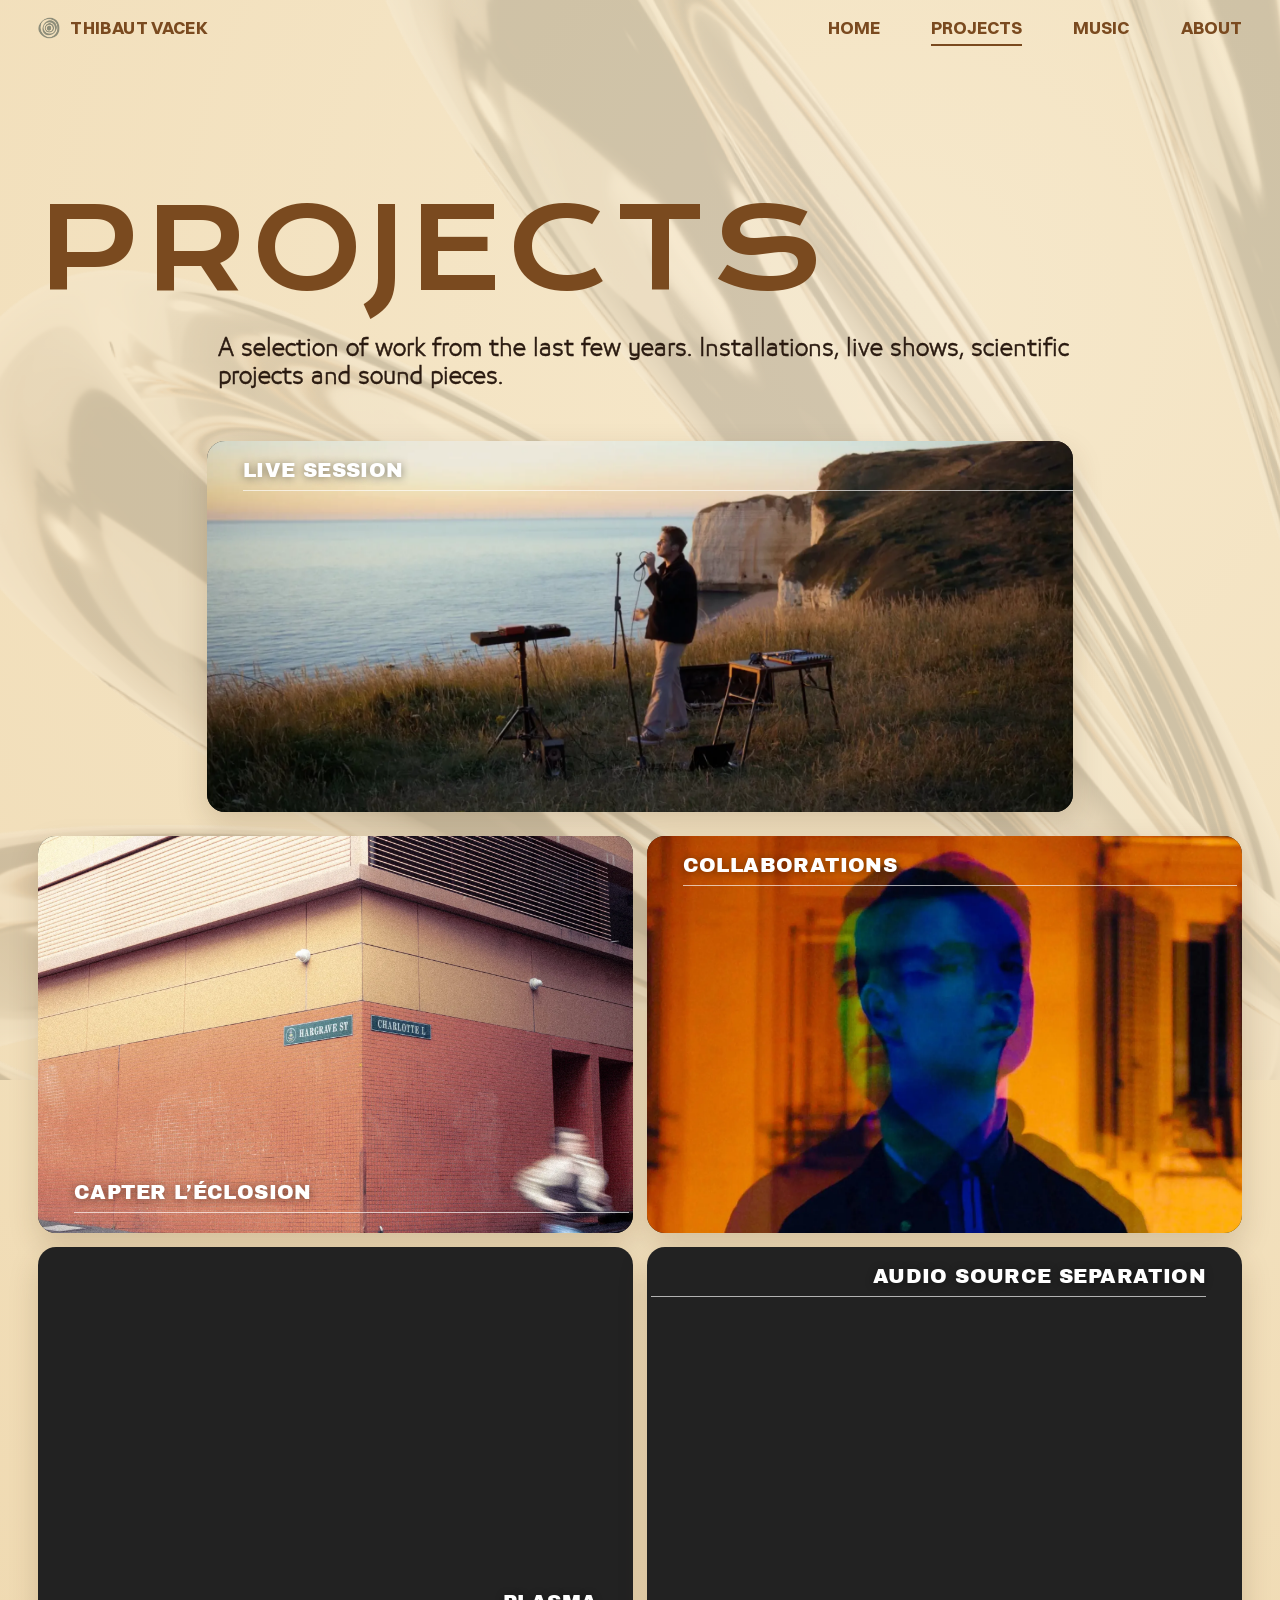
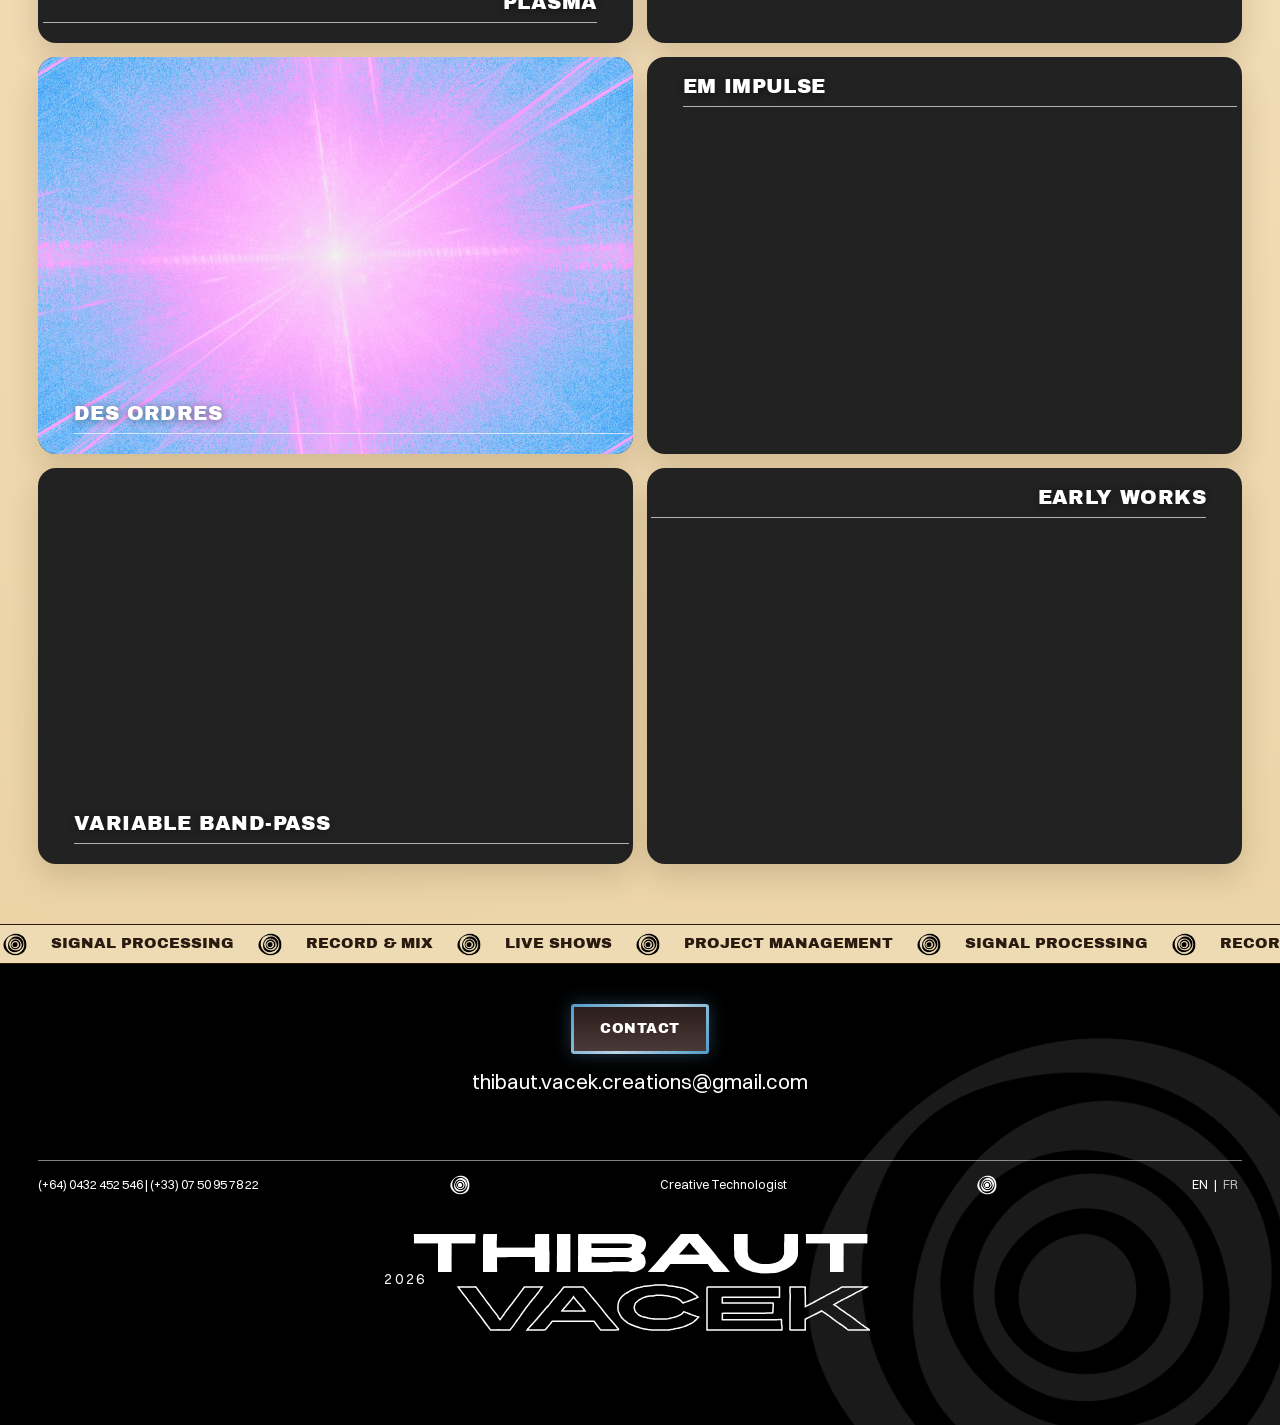
<file: project.html>
<!DOCTYPE html>
<html lang="en">
<head>
<meta charset="UTF-8">
<meta name="viewport" content="width=device-width, initial-scale=1, viewport-fit=cover">
<meta name="theme-color" content="#140c0a">
<title>Project — Thibaut Vacek</title>
<meta name="description" content="Thibaut Vacek — creative technologist, musician and scientist.">
<link rel="preconnect" href="https://fonts.googleapis.com">
<link rel="preconnect" href="https://fonts.gstatic.com" crossorigin>
<link href="https://fonts.googleapis.com/css2?family=Archivo:wght@400;500;600;700&amp;family=Archivo+Black&amp;family=Krona+One&amp;display=swap" rel="stylesheet">
<link rel="stylesheet" href="style.css">
</head>
<body class="page-project">
<header class="site-header">
  <a class="brand" href="index.html"><img class="spiral" src="pictures/LOGO_ref.png" alt=""><span>THIBAUT VACEK</span></a>
  <button class="burger" aria-label="Menu" aria-controls="site-nav" aria-expanded="false"><span></span><span></span></button>
  <nav class="nav" id="site-nav"><a href="index.html">HOME</a><a href="projects.html" class="active">PROJECTS</a><a href="music.html">MUSIC</a><a href="about.html">ABOUT</a></nav>
</header>
<main>
<div id="project-root"></div>
<noscript><p style="padding:120px 20px">Enable JavaScript to see this project, or go back to <a href="projects.html">PROJECTS</a>.</p></noscript>
</main>
<footer class="site-footer">
  <div class="footer-cta reveal">
    <a class="btn btn-glow" href="mailto:thibaut.vacek.creations@gmail.com">CONTACT</a>
    <a class="mail" href="mailto:thibaut.vacek.creations@gmail.com">thibaut.vacek.creations@gmail.com</a>
  </div>
  <div class="footer-row">
    <span>(+64) 0432 452 546 | (+33) 07 50 95 78 22</span>
    <img class="spiral" src="pictures/LOGO_ref.png" alt="">
    <span>Creative Technologist</span>
    <img class="spiral" src="pictures/LOGO_ref.png" alt="">
    <span class="lang"><a class="on" href="#">EN</a> | <a href="#">FR</a></span>
  </div>
  <div class="footer-name"><small>2026</small><span class="solid">THIBAUT</span><span class="outline">VACEK</span></div>
  <img class="footer-watermark" src="pictures/LOGO_ref.png" alt="">
</footer>
<script src="projects-data.js"></script>
<script src="project-animations.js"></script>
<script src="bode-wah.js"></script>
<script src="i18n.js"></script>
<script src="project.js"></script>
<script src="script.js"></script>

</body>
</html>
</file>
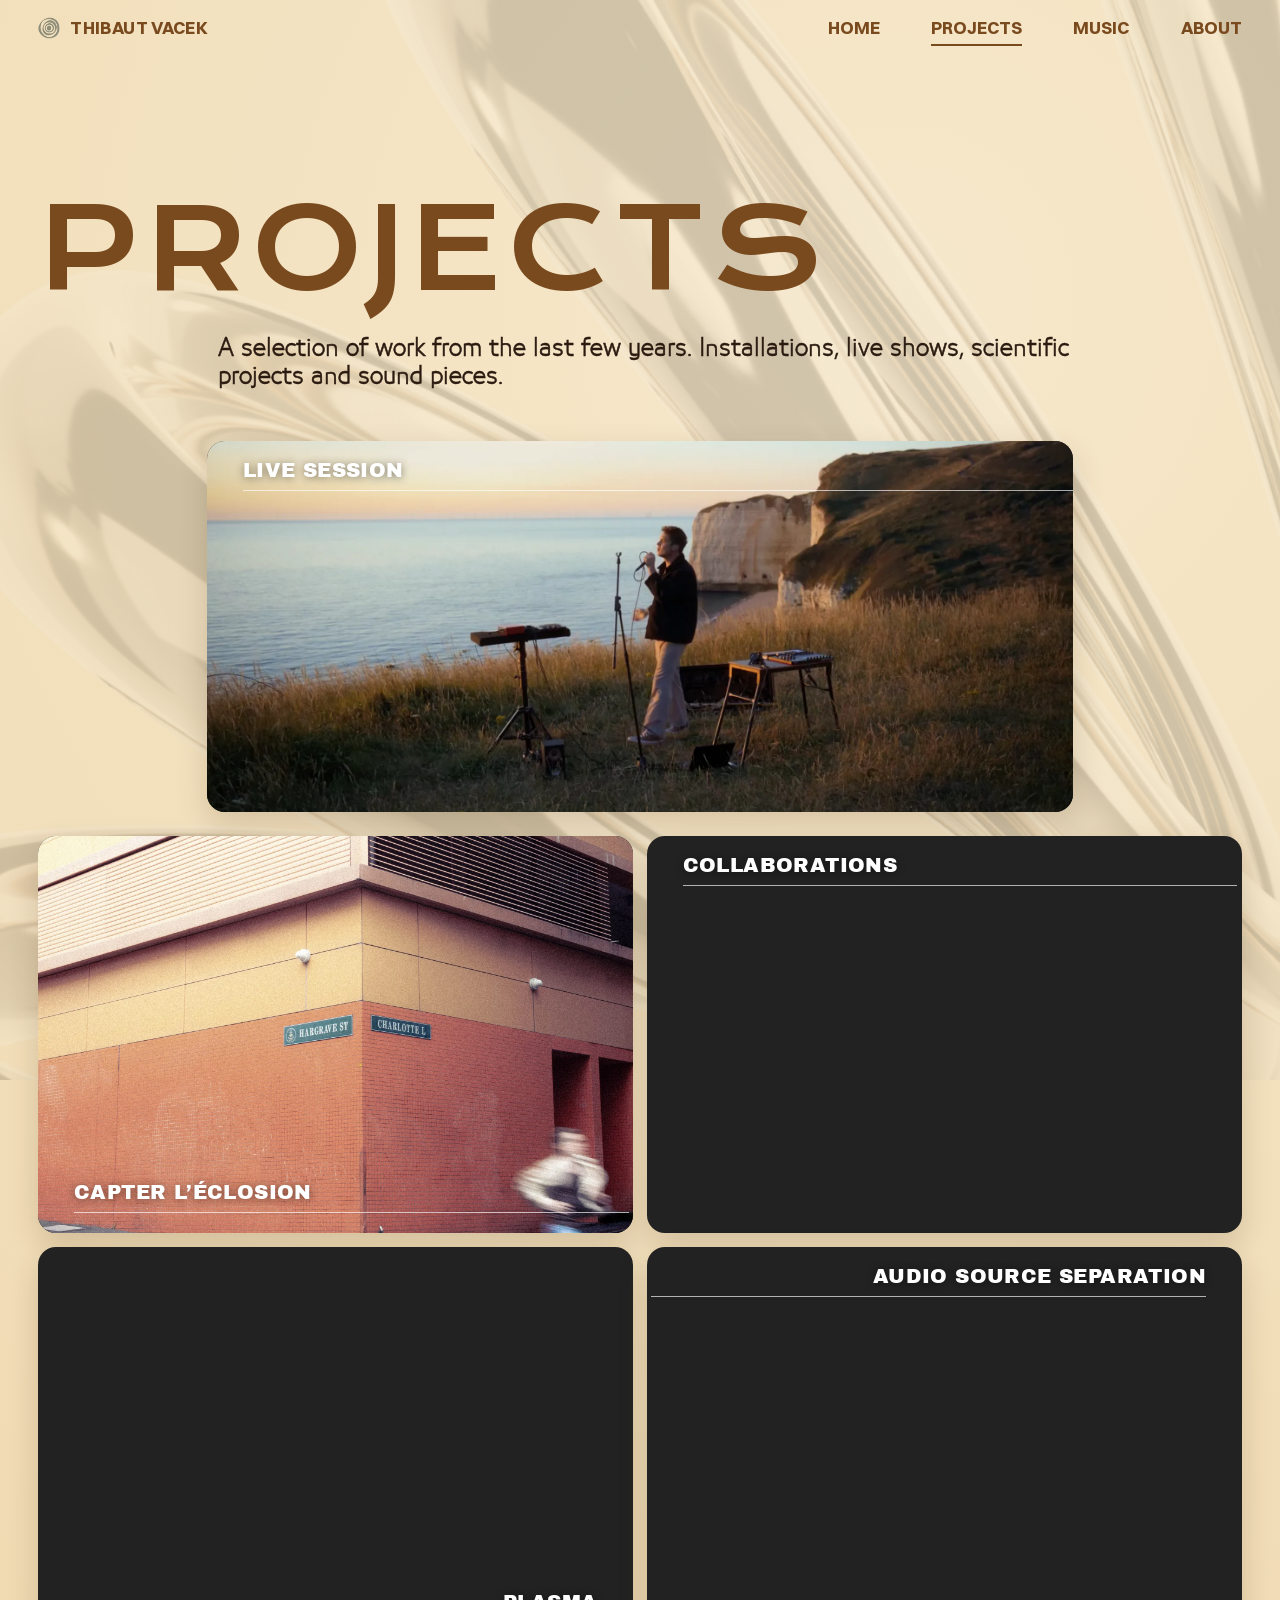
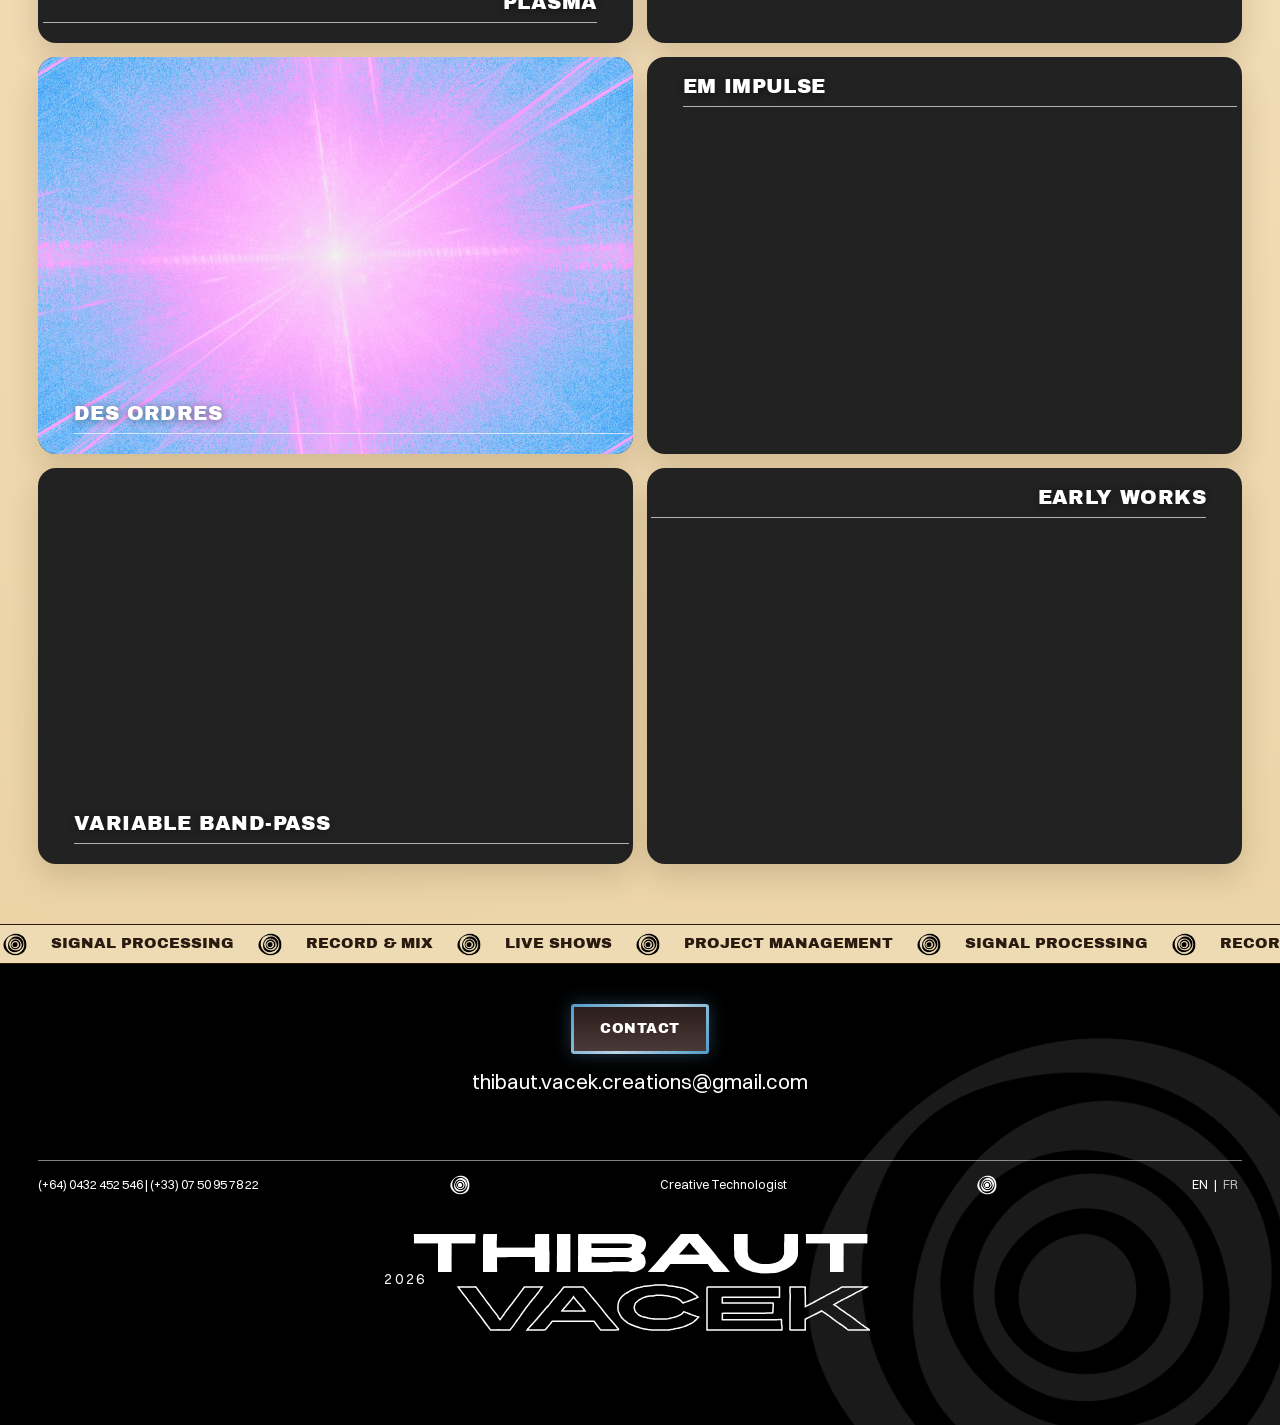
<file: projects.html>
<!DOCTYPE html>
<html lang="en">
<head>
<meta charset="UTF-8">
<meta name="viewport" content="width=device-width, initial-scale=1, viewport-fit=cover">
<meta name="theme-color" content="#140c0a">
<title>Projects — Thibaut Vacek</title>
<meta name="description" content="Thibaut Vacek — creative technologist, musician and scientist.">
<link rel="preconnect" href="https://fonts.googleapis.com">
<link rel="preconnect" href="https://fonts.gstatic.com" crossorigin>
<link href="https://fonts.googleapis.com/css2?family=Archivo:wght@400;500;600;700&amp;family=Archivo+Black&amp;family=Krona+One&amp;display=swap" rel="stylesheet">
<link rel="stylesheet" href="style.css">
</head>
<body class="page-projects">
<header class="site-header">
  <a class="brand" href="index.html"><img class="spiral" src="pictures/LOGO_ref.png" alt=""><span>THIBAUT VACEK</span></a>
  <button class="burger" aria-label="Menu" aria-controls="site-nav" aria-expanded="false"><span></span><span></span></button>
  <nav class="nav" id="site-nav"><a href="index.html">HOME</a><a href="projects.html" class="active">PROJECTS</a><a href="music.html">MUSIC</a><a href="about.html">ABOUT</a></nav>
</header>
<main>
<section class="page-head">
  <h1 class="display-wide reveal">PROJECTS</h1>
  <p class="page-intro reveal">A selection of work from the last few years. Installations, live shows, scientific projects and sound pieces.</p>
</section>
<section class="projects-grid">
  <a class="card wide label-top reveal" href="project.html#live-session"><img loading="lazy" decoding="async" alt="" src="pictures/PROJECTS/Live_plage_mic.webp"><span class="card-label">LIVE SESSION</span></a>
  <a class="card  label-bottom reveal" href="project.html#capter-l-eclosion"><img loading="lazy" decoding="async" alt="" src="pictures/PROJECTS/capter_leclosion_cover.webp"><span class="card-label">CAPTER L’ÉCLOSION</span></a>
  <a class="card  label-top reveal" href="project.html#collaborations"><img loading="lazy" decoding="async" alt="" src="pictures/PROJECTS/collaboration.webp"><span class="card-label">COLLABORATIONS</span></a>
  <a class="card  label-bottom-right reveal" href="project.html#plasma"><img loading="lazy" decoding="async" alt="" src="pictures/PROJECTS/plasma.webp"><span class="card-label">PLASMA</span></a>
  <a class="card  label-top-right reveal" href="project.html#audio-source-separation"><img loading="lazy" decoding="async" alt="" src="pictures/PROJECTS/audio_source_separation.webp"><span class="card-label">AUDIO SOURCE SEPARATION</span></a>
  <a class="card  label-bottom reveal" href="project.html#des-ordres"><img loading="lazy" decoding="async" alt="" src="pictures/PROJECTS/des_ordres.webp"><span class="card-label">DES ORDRES</span></a>
  <a class="card  anchor-bottom label-top reveal" href="project.html#em-impulse"><img loading="lazy" decoding="async" alt="" src="pictures/PROJECTS/EM_impulse2.webp"><span class="card-label">EM IMPULSE</span></a>
  <a class="card  label-bottom reveal" href="project.html#variable-band-pass"><img loading="lazy" decoding="async" alt="" src="pictures/PROJECTS/variable_band_pass.webp"><span class="card-label">VARIABLE BAND-PASS</span></a>
  <a class="card  label-top-right reveal" href="project.html#early-works"><img loading="lazy" decoding="async" alt="" src="pictures/PROJECTS/early_works.webp" ><span class="card-label">EARLY WORKS</span></a>
</section>
<div class="ticker" style="--tk-color:#000" aria-hidden="true"><ul class="ticker-track"><li><img class="spiral" src="pictures/LOGO_ref.png" alt=""><span>SIGNAL PROCESSING</span></li><li><img class="spiral" src="pictures/LOGO_ref.png" alt=""><span>RECORD &amp; MIX</span></li><li><img class="spiral" src="pictures/LOGO_ref.png" alt=""><span>LIVE SHOWS</span></li><li><img class="spiral" src="pictures/LOGO_ref.png" alt=""><span>PROJECT MANAGEMENT</span></li><li><img class="spiral" src="pictures/LOGO_ref.png" alt=""><span>SIGNAL PROCESSING</span></li><li><img class="spiral" src="pictures/LOGO_ref.png" alt=""><span>RECORD &amp; MIX</span></li><li><img class="spiral" src="pictures/LOGO_ref.png" alt=""><span>LIVE SHOWS</span></li><li><img class="spiral" src="pictures/LOGO_ref.png" alt=""><span>PROJECT MANAGEMENT</span></li><li><img class="spiral" src="pictures/LOGO_ref.png" alt=""><span>SIGNAL PROCESSING</span></li><li><img class="spiral" src="pictures/LOGO_ref.png" alt=""><span>RECORD &amp; MIX</span></li><li><img class="spiral" src="pictures/LOGO_ref.png" alt=""><span>LIVE SHOWS</span></li><li><img class="spiral" src="pictures/LOGO_ref.png" alt=""><span>PROJECT MANAGEMENT</span></li><li><img class="spiral" src="pictures/LOGO_ref.png" alt=""><span>SIGNAL PROCESSING</span></li><li><img class="spiral" src="pictures/LOGO_ref.png" alt=""><span>RECORD &amp; MIX</span></li><li><img class="spiral" src="pictures/LOGO_ref.png" alt=""><span>LIVE SHOWS</span></li><li><img class="spiral" src="pictures/LOGO_ref.png" alt=""><span>PROJECT MANAGEMENT</span></li></ul></div>
</main>
<footer class="site-footer">
  <div class="footer-cta reveal">
    <a class="btn btn-glow" href="mailto:thibaut.vacek.creations@gmail.com">CONTACT</a>
    <a class="mail" href="mailto:thibaut.vacek.creations@gmail.com">thibaut.vacek.creations@gmail.com</a>
  </div>
  <div class="footer-row">
    <span>(+64) 0432 452 546 | (+33) 07 50 95 78 22</span>
    <img class="spiral" src="pictures/LOGO_ref.png" alt="">
    <span>Creative Technologist</span>
    <img class="spiral" src="pictures/LOGO_ref.png" alt="">
    <span class="lang"><a class="on" href="#">EN</a> | <a href="#">FR</a></span>
  </div>
  <div class="footer-name"><small>2026</small><span class="solid">THIBAUT</span><span class="outline">VACEK</span></div>
  <img class="footer-watermark" src="pictures/LOGO_ref.png" alt="">
</footer>
<script src="i18n.js"></script>
<script src="script.js"></script>
</body>
</html>
</file>
<file: style.css>
/* =========================================================
   THIBAUT VACEK — portfolio
   Polices (équivalents Google Fonts des polices du moodboard) :
   - Revive80 Wide  -> Krona One   (titres larges)
   - Archivo Black  -> Archivo Black (boutons, labels)
   - BDO Grotesk    -> Archivo      (texte)
   Pour les polices d'origine, remplace les variables ci-dessous.
   ========================================================= */
   /* Krona One : titres larges (une seule graisse) */
/* =========================================================
   POLICES — dossier Font/ à côté de style.css
   1 dossier = 1 famille. Pour appeler une police : var(--font-…)
   ========================================================= */

/* ---- 29LT Bukra  (Font/29LT) — une seule graisse ---- */
@font-face{font-family:"29LT Bukra";src:url("Font/29LT/29LTBukra-Regular.woff2") format("woff2");font-weight:400;font-style:normal;font-display:swap}

/* ---- Switzer  (Font/Anantatson) — 9 graisses, romain + italique ---- */
@font-face{font-family:"Switzer";src:url("Font/Anantatson/Switzer-Thin.woff2") format("woff2");font-weight:100;font-style:normal;font-display:swap}
@font-face{font-family:"Switzer";src:url("Font/Anantatson/Switzer-ThinItalic.woff2") format("woff2");font-weight:100;font-style:italic;font-display:swap}
@font-face{font-family:"Switzer";src:url("Font/Anantatson/Switzer-Extralight.woff2") format("woff2");font-weight:200;font-style:normal;font-display:swap}
@font-face{font-family:"Switzer";src:url("Font/Anantatson/Switzer-ExtralightItalic.woff2") format("woff2");font-weight:200;font-style:italic;font-display:swap}
@font-face{font-family:"Switzer";src:url("Font/Anantatson/Switzer-Light.woff2") format("woff2");font-weight:300;font-style:normal;font-display:swap}
@font-face{font-family:"Switzer";src:url("Font/Anantatson/Switzer-LightItalic.woff2") format("woff2");font-weight:300;font-style:italic;font-display:swap}
@font-face{font-family:"Switzer";src:url("Font/Anantatson/Switzer-Regular.woff2") format("woff2");font-weight:400;font-style:normal;font-display:swap}
@font-face{font-family:"Switzer";src:url("Font/Anantatson/Switzer-Italic.woff2") format("woff2");font-weight:400;font-style:italic;font-display:swap}
@font-face{font-family:"Switzer";src:url("Font/Anantatson/Switzer-Medium.woff2") format("woff2");font-weight:500;font-style:normal;font-display:swap}
@font-face{font-family:"Switzer";src:url("Font/Anantatson/Switzer-MediumItalic.woff2") format("woff2");font-weight:500;font-style:italic;font-display:swap}
@font-face{font-family:"Switzer";src:url("Font/Anantatson/Switzer-Semibold.woff2") format("woff2");font-weight:600;font-style:normal;font-display:swap}
@font-face{font-family:"Switzer";src:url("Font/Anantatson/Switzer-SemiboldItalic.woff2") format("woff2");font-weight:600;font-style:italic;font-display:swap}
@font-face{font-family:"Switzer";src:url("Font/Anantatson/Switzer-Bold.woff2") format("woff2");font-weight:700;font-style:normal;font-display:swap}
@font-face{font-family:"Switzer";src:url("Font/Anantatson/Switzer-BoldItalic.woff2") format("woff2");font-weight:700;font-style:italic;font-display:swap}
@font-face{font-family:"Switzer";src:url("Font/Anantatson/Switzer-Extrabold.woff2") format("woff2");font-weight:800;font-style:normal;font-display:swap}
@font-face{font-family:"Switzer";src:url("Font/Anantatson/Switzer-ExtraboldItalic.woff2") format("woff2");font-weight:800;font-style:italic;font-display:swap}
@font-face{font-family:"Switzer";src:url("Font/Anantatson/Switzer-Black.woff2") format("woff2");font-weight:900;font-style:normal;font-display:swap}
@font-face{font-family:"Switzer";src:url("Font/Anantatson/Switzer-BlackItalic.woff2") format("woff2");font-weight:900;font-style:italic;font-display:swap}

/* ---- Archivo Black  (Font/Archivo) — une seule graisse ---- */
@font-face{font-family:"Archivo Black";src:url("Font/Archivo/ArchivoBlack-Regular.woff2") format("woff2");font-weight:400;font-style:normal;font-display:swap}

/* ---- Krona  (Font/Krona) — une seule graisse ---- */
@font-face{font-family:"Krona";src:url("Font/Krona/KronaOne-Regular.woff2") format("woff2");font-weight:400;font-style:normal;font-display:swap}

/* ---- Revive80 Wide  (Font/WIDE) — une seule graisse ---- */
@font-face{font-family:"Revive80 Wide";src:url("Font/WIDE/Revive80-Wide.woff2") format("woff2");font-weight:400;font-style:normal;font-display:swap}
/* ---- BDO Grotesk  (Font/BDO) — 7 graisses, sans italique ---- */
@font-face{font-family:"BDO Grotesk";src:url("Font/BDO/BDOGrotesk-Light.woff2") format("woff2");font-weight:300;font-style:normal;font-display:swap}
@font-face{font-family:"BDO Grotesk";src:url("Font/BDO/BDOGrotesk-Regular.woff2") format("woff2");font-weight:400;font-style:normal;font-display:swap}
@font-face{font-family:"BDO Grotesk";src:url("Font/BDO/BDOGrotesk-Medium.woff2") format("woff2");font-weight:500;font-style:normal;font-display:swap}
@font-face{font-family:"BDO Grotesk";src:url("Font/BDO/BDOGrotesk-DemiBold.woff2") format("woff2");font-weight:600;font-style:normal;font-display:swap}
@font-face{font-family:"BDO Grotesk";src:url("Font/BDO/BDOGrotesk-Bold.woff2") format("woff2");font-weight:700;font-style:normal;font-display:swap}
@font-face{font-family:"BDO Grotesk";src:url("Font/BDO/BDOGrotesk-ExtraBold.woff2") format("woff2");font-weight:800;font-style:normal;font-display:swap}
@font-face{font-family:"BDO Grotesk";src:url("Font/BDO/BDOGrotesk-Black.woff2") format("woff2");font-weight:900;font-style:normal;font-display:swap}

/* ---------- Variables : une seule ligne à changer pour modifier une police partout ---------- */
:root{
  --font-wide:"Revive80 Wide","Arial Black",sans-serif;     /* grands titres */
  --font-black:"Archivo Black","Arial Black",sans-serif;
  --font-header:"Krona","Arial Black",sans-serif;    
  --font-body:"Switzer",system-ui,sans-serif;               /* texte courant */
  --font-accent:"29LT Bukra",system-ui,sans-serif;          /* accents, citations... */
  --font-bdo:"BDO Grotesk",system-ui,sans-serif;

  --black:#000;
  --ink:#140c0a;
  --brown-1:#170d0a;
  --brown-2:#4a3a38;
  --cream:#f3ebde;
  --cream-brown: #F2DFC2;
  --cream-ink:#2a1a10;
  --brown-title:#7a4a1f;
  --gold:#f2b94f;
  --gold_brown:#cca14a;
  --gold-soft:#e6c07b;
  --gold-line:#a8844a;
  --tan:#c9a06b;
  --blue:#4f9bc9;
  --blue-light:#bcd4e6;
  --grey:#a9a9ad;
  --chip-gold:#e8c27f;
  --chip-grey:#aab0bb;
  --white:#fff;
  --pad:max(clamp(16px,3vw,40px),env(safe-area-inset-left,0px),env(safe-area-inset-right,0px));   /* + encoche iPhone en paysage */
  --radius:18px;
  --ease:cubic-bezier(.2,.7,.2,1);
}

html{font-synthesis:none};   /* empêche le faux gras / faux italique sur les polices à une seule graisse */



   
   /*@font-face{
     font-family:"Archivo Black";
     src:url("font/ArchivoBlack-Regular.woff2") format("woff2");
     font-weight:400;
     font-style:normal;
     font-display:swap;
   }
  @font-face{
     font-family:"BDO Bold";
     src:url("font/BDOGrotesk-Bold.woff2") format("woff2");
     font-weight:400;
     font-style:normal;
     font-display:swap;
   }

      @font-face{
     font-family:"BDO Medium";
     src:url("fonts/font/BDOGrotesk-Medium.woff2") format("woff2");
     font-weight:400;
     font-style:normal;
     font-display:swap;
   }

   :root{
  --font-wide:"Krona One","Archivo Black",sans-serif;
  --font-black:"Archivo Black","BDO Bold",sans-serif;
  --font-body:"BDO Medium",system-ui,sans-serif;*/


*{box-sizing:border-box;margin:0;padding:0}
html{scroll-behavior:smooth;-webkit-text-size-adjust:100%}
body{font-family:var(--font-body);color:var(--white);background:var(--black);line-height:1.35;overflow-x:hidden}
img{max-width:100%;display:block}
a{color:inherit;text-decoration:none}
ul,ol{list-style:none}
main{display:block}
.spiral{width:22px;height:22px;flex:none}

/* ---------- Backgrounds par page ---------- */
.page-home{background:var(--black)}
/*.page-home .hero,.page-home .intro{background:linear-gradient(135deg,#1b110e 0%,#3a2c2a 55%,#4d3c3a 100%)}*/
.page-home .hero,.page-home .intro{background:none}
.expertise,.contact-band{background:rgba(15,8,6,.35)}   /* léger voile au lieu du dégradé plein */
.page-projects{background:var(--cream);color:var(--cream-ink)}
.page-music{background:linear-gradient(180deg,#21140f 0%,#3b2d2a 40%,#2a1b17 100%) fixed}
.page-about{background:linear-gradient(135deg,#150b09 0%,#3b2d2b 60%,#4a3a38 100%) fixed}

/* ---------- Header ---------- */
.site-header{position:fixed;inset:0 0 auto 0;z-index:50;display:flex;align-items:center;justify-content:space-between;
  padding:calc(12px + env(safe-area-inset-top,0px)) var(--pad) 12px;transition:padding .4s}
.site-header::before{content:"";position:absolute;inset:0;z-index:-1;background:transparent;transition:background .4s}
.site-header.scrolled{padding-top:calc(8px + env(safe-area-inset-top,0px));padding-bottom:8px}
.site-header.scrolled::before{background:rgba(20,12,10,.72);-webkit-backdrop-filter:blur(10px);backdrop-filter:blur(10px)}
.page-projects .site-header.scrolled::before{background:rgba(241,223,189,.8)}
.brand{display:flex;align-items:center;gap:10px;font-family:var(--font-body);font-size:1.1rem;font-weight:700;letter-spacing:.02em}
.page-projects .site-header{color:var(--brown-title)}
.page-projects .brand .spiral{filter:sepia(1) saturate(2) brightness(.55)}
.nav{display:flex;gap:clamp(18px,4vw,56px);font-family:var(--font-body);font-size:1.1rem;font-weight:700;}
.nav a{position:relative;padding:4px 0}
.nav a::after{content:"";position:absolute;left:0;bottom:-2px;height:2px;width:100%;background:currentColor;transform:scaleX(0);transform-origin:left;transition:transform .35s var(--ease)}
.nav a:hover::after,.nav a.active::after{transform:scaleX(1)}
.burger{display:none;background:none;border:0;width:36px;height:36px;position:relative;cursor:pointer;color:inherit}
.burger span{position:absolute;left:6px;right:6px;height:2px;background:currentColor;transition:transform .3s,top .3s}
.burger span:nth-child(1){top:13px}.burger span:nth-child(2){top:21px}
.burger[aria-expanded="true"] span:nth-child(1){top:17px;transform:rotate(45deg)}
.burger[aria-expanded="true"] span:nth-child(2){top:17px;transform:rotate(-45deg)}

/* ---------- Boutons ---------- */
.btn{display:inline-block;font-family:var(--font-black);letter-spacing:.04em;cursor:pointer;transition:transform .3s var(--ease),box-shadow .3s}
.btn-glow{padding:12px 26px;border:3px solid transparent;border-radius:3px;color:var(--white);font-size:.9rem;
  background:linear-gradient(#2b1d1b,#4a3a38) padding-box,linear-gradient(135deg,var(--blue),var(--blue-light) 50%,var(--blue)) border-box;
  box-shadow:0 0 18px rgba(79,155,201,.35)}
.btn-glow:hover{transform:translateY(-3px) scale(1.04);box-shadow:0 0 30px rgba(79,155,201,.7)}
.btn-pill{padding:12px 34px;border-radius:40px;background:#000;color:#fff;border:2px solid var(--blue);box-shadow:0 0 16px rgba(79,155,201,.45)}
.btn-pill2{margin-top:10px;padding:12px 34px;border-radius:40px;background:#000;color:#fff;border:2px solid var(--blue);box-shadow:0 0 16px rgba(79,155,201,.45)}
.btn-pill2:hover{transform:translateY(-3px) scale(1.04);box-shadow:0 0 30px rgba(79,155,201,.7)}

.btn-pill:hover{transform:scale(1.06);box-shadow:0 0 28px rgba(79,155,201,.8)}

.btn-pill3{padding:12px 34px;border-radius:40px;background:#000;color:#fff;font-family:var(--font-wide);font-size:1.1rem; border:2px solid var(--blue);box-shadow:0 0 16px rgba(79,155,201,.45)}
.btn-pill3:hover{transform:scale(1.06);box-shadow:0 0 28px rgba(79,155,201,.8)}

/* ---------- Typo utilitaires ---------- */
.eyebrow{font-size:1.5rem;padding-bottom:8px;border-bottom:1px solid rgba(255,255,255,.28);max-width:100%;margin-bottom:5px;text-transform:none}
.h-xl{
  font-size:clamp(2rem,5.4vw,4.2rem);
  line-height:1.21;
  font-weight:700;
  letter-spacing:-.02em;
}
.h-lg{font-size:clamp(1.7rem,3.4vw,2.6rem);font-weight:700}
.h-md{font-size:clamp(1.5rem,2.6vw,2rem);font-weight:700}
.blue{
  background:linear-gradient(90deg,#4da3ff 0%,#fff 100%);
  -webkit-background-clip:text;
  background-clip:text;
  color:transparent;
  -webkit-text-fill-color:transparent;
  display:inline-block;
}

.orange_degrade{
  background:linear-gradient(90deg,#BB7018 0%,#fff 100%);
  -webkit-background-clip:text;
  background-clip:text;
  color:transparent;
  -webkit-text-fill-color:transparent;
  display:inline-block;
}
.orange{
  background:linear-gradient(90deg,#bb7018 0%,#fff 100%);
  -webkit-background-clip:text;
  background-clip:text;
  color:transparent;
  -webkit-text-fill-color:transparent;
  display:inline-block;
}
.blue_anim{
  background:linear-gradient(90deg,#4da3ff,#fff,#4da3ff);
  background-size:200% 100%;
  -webkit-background-clip:text;
  background-clip:text;
  color:transparent;
  -webkit-text-fill-color:transparent;
  display:inline-block;
  animation:shine 6s linear infinite;
}
@keyframes shine{
  to{background-position:-200% 0}
}
.gold{color:var(--gold)}.grey{color:var(--grey)}.tan{color:var(--tan)}
.gold_brown{color:var(--gold_brown)}.grey{color:var(--grey)}.tan{color:var(--tan)}
.display-wide{font-family:var(--font-header);font-weight:400;font-size:clamp(2.4rem,9vw,7rem);letter-spacing:.02em;line-height:1}
.display{font-family:var(--font-wide);font-weight:400;line-height:.95;display:flex;flex-direction:column}
.display .solid{font-size:clamp(1.8rem,4.8vw,3.8rem);letter-spacing:.03em}
.display .outline,.footer-name .outline{color:transparent;-webkit-text-stroke:1.5px #fff;font-size:clamp(2.1rem,5.6vw,4.5rem);padding-left:.4em}

/* ---------- Reveal on scroll ---------- */
.reveal{opacity:0;transform:translateY(34px);transition:opacity .9s var(--ease),transform .9s var(--ease);transition-delay:var(--d,0ms)}
.reveal.in{opacity:1;transform:none}

/* ---------- Ticker ---------- */
.ticker{overflow:hidden;border-block:1px solid rgba(255,255,255,.6);background:rgba(0,0,0,.25);padding:4px 0;font-family:var(--font-black);font-size:.95rem;white-space:nowrap;--tk-gap:24px;--tk-color:#f2b94f;line-height: 1;}
.ticker .spiral{
  display:block;width:24px;height:24px;flex:none;
  background:var(--tk-color);
  -webkit-mask:url("pictures/LOGO_ref.png") center/contain no-repeat;
          mask:url("pictures/LOGO_ref.png") center/contain no-repeat;
  filter:none;
}
.page-projects .ticker{border-color:var(--cream-ink);color:var(--cream-ink);background:rgba(241,223,189,.6)}
.ticker-track{display:inline-flex;animation:marquee 70s linear infinite;will-change:transform;margin: 0;
    padding: 3px;
    line-height: 1;}
.ticker.reverse .ticker-track{animation-direction:reverse;animation-duration:65s}
.ticker{--tk-gap:24px}
.ticker li{display:flex;align-items:center;gap:var(--tk-gap);flex:none;padding-right:var(--tk-gap);line-height: 1;
    display: flex;
    align-items: center;}
.ticker-track li span {
    line-height: 1;
}
.ticker:hover .ticker-track{animation-play-state:paused}
@keyframes marquee{to{transform:translateX(-50%)}}

/* ---------- Cartes images ---------- */
.card{--label-pad:clamp(16px,6%,36px)}
.card{position:relative;display:block;overflow:hidden;isolation:isolate;border-radius:var(--radius);aspect-ratio:3/2;background:#222}
/* l'image remplit la carte en absolu et déborde de 1px de chaque côté (la carte coupe avec overflow:hidden) :
   plus de fine ligne vide quand la largeur tombe sur un nombre de pixels à virgule */
.card img{position:absolute;inset:-1px;width:calc(100% + 2px);height:calc(100% + 2px);max-width:none;object-fit:cover;transition:transform 1.1s var(--ease),filter .6s}
.card:hover img{transform:scale(1.08)}
/* Carte à image ancrée en bas, avec zoom réglable (--zoom) */
.card.anchor-bottom img{
  object-position:50% 100%;                 /* le bas de la photo reste au bas du cadre */
  transform-origin:var(--ox,50%) 100%;      /* le zoom part du bas */
  transform:scale(var(--zoom,1));
}
.card.anchor-bottom:hover img{transform:scale(calc(var(--zoom,1) * 1.08))}
.card-label{position:absolute;left:0;right:0;padding:0 var(--label-pad) 6px;font-family:var(--font-black);font-size:clamp(.85rem,1.7vw,1.25rem);letter-spacing:.02em;color:var(--white);text-shadow:0 1px 8px rgba(0,0,0,.45);transition:transform .5s var(--ease)}
.card-label::after{content:"";display:block;height:1px;background:rgba(255,255,255,.65);margin-top:6px;transition:transform .6s var(--ease)}
.card:hover .card-label::after{transform:scaleX(1.0);background:var(--white)}

/* Titre aligné à gauche : la ligne part du texte et touche le bord DROIT */
.label-top .card-label::after,
.label-bottom .card-label::after{margin-right:calc(var(--label-pad) * -1);transform-origin:left}

/* Titre aligné à droite : la ligne touche le bord GAUCHE */
.label-top-right .card-label::after,
.label-bottom-right .card-label::after{margin-left:calc(var(--label-pad) * -1);transform-origin:right}

.label-top .card-label{top:16px}.label-bottom .card-label{bottom:14px}
.label-bottom .card-label,.label-top .card-label{text-align:left}
.label-top-right .card-label{top:16px;text-align:right}.label-bottom-right .card-label{bottom:14px;text-align:right}
.label-top:hover .card-label,.label-top-right:hover .card-label{transform:translateY(4px)}
.label-bottom:hover .card-label,.label-bottom-right:hover .card-label{transform:translateY(-4px)}
.card.wide{aspect-ratio:21/9}

/* ---------- HOME ---------- */
.hero{position:relative;min-height:80svh;display:grid;grid-template-columns:minmax(0,1fr) minmax(0,1.15fr);align-items:center;gap:20px;padding:96px 0 60px var(--pad);overflow:hidden;
  background-image:radial-gradient(ellipse at 20% 30%,rgba(255,255,255,.07),transparent 55%)}
.hero-text{display:flex;flex-direction:column;align-items:center;gap:22px;animation:fadeUp 1.1s var(--ease) bothfont}
.hero-text .display{align-items:flex-start}
.tagline{font-family: var(--font-bdo);font-weight:500;font-size:clamp(1.1rem,2.2vw,1.6rem);text-align:center;line-height:1.2}
.hero-text .display,.hero-text .tagline{margin:15px}
.hero .btn{margin-top:20px}
.hero-text{gap:14px}
.hero-img{overflow:hidden;border-radius:0px 0 0 0px;animation:slideIn 1.3s var(--ease) .2s both;background:#111;margin-top:20px}
.hero-img img{display:block; width:100%;aspect-ratio:4/3.1;object-fit:cover;animation:kenburns 18s ease-in-out infinite alternate}
@keyframes fadeUp{from{opacity:0;transform:translateY(40px)}to{opacity:1;transform:none}}
@keyframes slideIn{from{opacity:0;transform:translateX(40px)}to{opacity:1;transform:none}}
@keyframes kenburns{from{transform:scale(1.08) translate(0,0)}
  to{transform:scale(1.16) translate(-1.5%,1%)}
}
.intro{padding:56px var(--pad) 70px}
.lead{font-size:clamp(1.15rem,2.4vw,1.8rem);line-height:1.3;max-width:900px;margin-bottom:60px}
.kpis{display:grid;grid-template-columns:repeat(3,1fr);gap:22px}
.kpi{border-top:2px solid rgba(255,255,255,.85);padding-top:8px;font-size:clamp(1.5rem,3vw,2.4rem);font-weight:500}
.selected{padding:70px var(--pad) 40px}
.selected .eyebrow{border-color:rgba(255,255,255,.2)}
.cards-row{display:grid;grid-template-columns:repeat(3,1fr);gap:20px;margin-top:50px}
.cards-row .card-label{bottom:14px}
.expertise{
  padding:80px var(--pad) 90px;
  position:relative;
  isolation:isolate;                 /* garde la photo entre le fond et le contenu */

  --ex-opacity:.25;                  /* transparence de la photo : 0 = invisible, 1 = pleine */
  --ex-size:cover;                   /* taille : cover, 130%, auto 90%... */
  --ex-x:50%;                        /* position horizontale */
  --ex-y:50%;                        /* position verticale */
}
.expertise::before{
  content:"";
  position:absolute;
  inset:0;
  z-index:-1;
  pointer-events:none;
  background-image:var(--ex-image);
  background-repeat:no-repeat;
  background-size:var(--ex-size);
  background-position:var(--ex-x) var(--ex-y);
  opacity:var(--ex-opacity);
}
.expertise .eyebrow{border-color:rgba(255,255,255,.35)}
.expertise-list{margin-top:30px}
.expertise-list li{display:grid;grid-template-columns:50px 1fr minmax(120px,260px);align-items:center;gap:14px;padding:0px 8px;border-top:1px solid var(--gold-line);transition:background .4s,padding-left .4s var(--ease)}
.expertise-list li:last-child{border-bottom:1px solid var(--gold-line)}
.expertise-list li:hover{background:rgba(255,255,255,.05);padding-left:22px}
.expertise-list .num{font-size:.75rem}
.expertise-list h3{font-size:clamp(1.3rem,2.6vw,2rem);font-weight:500}
.expertise-list p{font-size:.58rem;opacity:.9;text-align:right; font-family:var(--font-accent)}
.expertise-list h3,.expertise-list p{margin:0}
.expertise-list li{padding-block:16px}
@media (max-width:640px){
  .expertise-list li{row-gap:4px;padding-block:14px}
}
.contact-band{padding:0px var(--pad) 70px;}
.contact-band .eyebrow{margin-left:0vw;margin-bottom:26px}
.gold-stripe{height:14px;background:linear-gradient(90deg,#8c6a31,#caa253 50%,#8c6a31);background-size:200% 100%;animation:shine 6s linear infinite}
@keyframes shine{to{background-position:-200% 0}}

.expertise-contact{
  position:relative;
  isolation:isolate;                 /* garde la photo entre le fond et le contenu */
  background:linear-gradient(90deg,#1a100d,#4a3a38);   /* la couleur derrière la photo */

  --ec-image:url("Backgrounds/bcgd_bonus.png");
  --ec-opacity:.25;                  /* transparence de la photo : 0 = invisible, 1 = pleine */
  --ec-size:200%;                   /* taille : cover, 130%, auto 90%... */
  --ec-x:50%;                        /* position horizontale */
  --ec-y:50%;                        /* position verticale */
}
.expertise-contact::before{
  content:"";
  position:absolute;
  inset:0;
  z-index:-1;
  pointer-events:none;
  background-image:var(--ec-image);
  background-repeat:no-repeat;
  background-size:var(--ec-size);
  background-position:var(--ec-x) var(--ec-y);
  opacity:var(--ec-opacity);
}
.expertise,.contact-band{background:none}
/* ---------- Footer ---------- */
.site-footer{position:relative;background:#000;color:var(--white);padding:40px var(--pad) 90px;overflow:hidden;text-align:center}.footer-cta{display:flex;flex-direction:column;align-items:center;gap:14px;margin-bottom:64px}
.mail{font-size:clamp(1rem,2vw,1.3rem)}
.mail:hover{color:var(--gold)}
.footer-row{display:flex;align-items:center;justify-content:space-between;gap:14px;border-top:1px solid rgba(255,255,255,.5);padding-top:10px;font-size:.78rem;position:relative;z-index:1}
.footer-row .spiral{width:20px;height:20px}
.lang a{opacity:.7}.lang a.on,.lang a:hover{opacity:1}
.footer-name{position:relative;z-index:1;margin-top:26px;display:inline-block;flex-direction:column;align-items:center;font-family:var(--font-wide);line-height:.95; text-align:center;}

.footer-name small{
  position:absolute;
  left:0;
  top:50%;
  transform:translateY(-50%) translateX(-50%);
  z-index:2;
  font-family:var(--font-body);
  font-size:.85rem;
  line-height:1;
  letter-spacing:.2em;
  color:var(--fg, #fff);
  -webkit-text-stroke:0;
}
.footer-name .solid{font-size:clamp(1.8rem,5vw,3.4rem);position:relative;
  display:inline-block;}

  .footer-name .solid,
.footer-name .outline{
  display:block;
}
.footer-name .outline{font-size:clamp(2rem,5.6vw,3.8rem);padding-left:.8em}
.footer-watermark{position:absolute;right:-6%;bottom:-30%;width:min(55%,560px);opacity:.1;animation:spin 20s linear infinite;pointer-events:none}
@keyframes spin{to{transform:rotate(360deg)}}

/* ---------- PROJECTS ---------- */
.page-projects{background:radial-gradient(circle at 70% 10%,#f6e8cb,#efd9b0 60%,#e8cf9f)}
.page-head{padding:100px var(--pad) 20px}
.page-head .display-wide{color:var(--brown-title);letter-spacing:.04em;line-height:1;
  margin-bottom:30px;}
.page-intro{max-width:900px;
  margin:0 0 0 clamp(0px,14vw,200px);
  font-size:1.3rem;
  font-family:var(--font-accent);
  font-weight:400;
  -webkit-text-stroke:.5px currentColor;
  paint-order:stroke fill;}
.projects-grid{display:grid;grid-template-columns:repeat(2,1fr);gap:14px;padding:30px var(--pad) 60px}
.projects-grid .card.wide{grid-column:1/-1;width:72%;justify-self:center;margin-bottom:10px}
.projects-grid .card:nth-child(odd):not(.wide){margin-top:0}
.page-projects .card{box-shadow:0 12px 30px rgba(80,50,20,.18)}
.page-projects .card-label{color:#fff}
.projects-grid .card.label-top .card-label,.other-grid .label-top .card-label{color:#fff}

/* ---------- MUSIC ---------- */
.music-head{padding:100px var(--pad) 10px;display:flex;flex-direction:column;align-items:flex-end;text-align:right}
.music-head .display-wide{margin-right:6vw;line-height:1;
  margin-bottom:0;}
.music-intro{display:flex;align-items:center;gap:16px;max-width:80%;margin:25px 6vw 0 0vw;font-size:1.2rem;font-family:var(--font-accent);
  font-weight:400;
  -webkit-text-stroke:.5px currentColor;
  paint-order:stroke fill;}
.music-intro .spiral{width:100px;height:100px;animation:spin 8s linear infinite}
.player{margin:60px auto 0;width:100% }
.wave{display:flex;align-items:flex-end;gap:3px;height:30px;padding:8px 8px 6px;background:#111;border-radius:2px}
.wave i{flex:1;background:#e3ddd0;border-radius:1px;transform-origin:bottom;height:var(--h);transition:height .25s}
.wave i:nth-child(5n){background:#c98763}
.player.playing .wave i{animation:eq .9s ease-in-out infinite alternate;animation-delay:calc(var(--i)*-60ms)}
@keyframes eq{from{transform:scaleY(.35)}to{transform:scaleY(1.05)}}
.tri{display:inline-block;width:0;height:0;border-left:15px solid var(--blue);border-top:9px solid transparent;border-bottom:9px solid transparent;margin-left:4px}
.carousel{margin-top:90px;overflow:hidden}
.carousel-track{display:flex;width:max-content;animation:drift 50s linear infinite}
.carousel figure{position:relative;height:clamp(200px,50vw,500px);flex:none;margin-right:4px}
.carousel:hover .carousel-track{animation-play-state:paused}

.carousel figure img{height:100%;width:auto;object-fit:cover}
.carousel figcaption{position:absolute;top:14px;left:12%;right:0;font-family:var(--font-black);font-size:.95rem;border-bottom:1px solid rgba(255,255,255,.6);padding-bottom:4px}
@keyframes drift{to{transform:translateX(-50%)}}
.listen{position:relative; height:clamp(130px,22vw,180px);margin:80px auto 0;width:min(560px,92%);font-family:var(--font-black);font-size:clamp(1.6rem,4.4vw,2.2rem)}
.listen a{position:absolute;transition:letter-spacing .4s var(--ease),color .3s;color:var(--gold)}
.listen a:hover{letter-spacing:.14em;color:var(--white)}
.listen-a{left:0;top:8px}.listen-b{right:0;bottom:0}
/*.rings{position:absolute;left:30%;top:28%;width:clamp(60px,12vw,90px);animation:float 5s ease-in-out infinite}*/
.rings-link{left:30%;top:28%;width:clamp(60px,12vw,90px);display:block}
.rings{display:block;width:100%;animation:float 5s ease-in-out infinite;transition:filter .4s}
.rings-link:hover .rings{filter:brightness(1.3) drop-shadow(0 0 12px rgba(255,255,255,.6))}
@keyframes float{50%{transform:translateY(-12px) rotate(8deg)}}
.album{padding:0px var(--pad) 40px}
.signalbo{font-family:var(--font-black);font-size:clamp(2.2rem,8vw,4.4rem);text-align:center;display:flex;justify-content:center;align-items:center;gap:2px;padding-bottom:12px;border-bottom:1px solid rgba(255,255,255,.4);margin-bottom:26px}
.signalbo .o{width:.85em;height:.85em;animation:spin 12s linear infinite}
.album-title{font-family:var(--font-black);font-size:clamp(1.4rem,3vw,2rem);margin-bottom:20px}

.tracklist{max-width:none}   /* toute la largeur de la page */
.track-row{position:relative;display:grid;grid-template-columns:50px 1fr 30px;align-items:center;padding:20px 14px 20px 0;border-top:1px solid var(--gold-line);font-family:var(--font-black);font-size:clamp(1rem,2.2vw,1.35rem);cursor:pointer;user-select:none;touch-action:pan-y;transition:padding-left .4s var(--ease),background .3s}
.track-row::before{content:"";position:absolute;inset:0 auto 0 0;width:var(--p,0%);background:rgba(255,255,255,.16);pointer-events:none}   /* la progression */
.track-row > *{position:relative}
.tracklist li:last-child .track-row{border-bottom:1px solid var(--gold-line)}
.tracklist .num{font-family:var(--font-body);font-size:.75rem}
.track-play{background:none;border:0;padding:0;width:30px;height:30px;display:grid;place-items:center;cursor:pointer;color:inherit}
.tracklist .tri{border-left-width:14px;border-top-width:9px;border-bottom-width:9px;border-left-color:var(--blue-light);transition:transform .4s var(--ease)}
.track-row:hover{padding-left:14px;background:rgba(255,255,255,.05)}
.track-row:hover .tri{transform:translateX(8px)}
.track-row:focus-visible{outline:2px solid var(--blue);outline-offset:-2px}

.track.playing .track-row{background:rgba(255,255,255,.05)}
.track.playing .tri{border:0;width:14px;height:18px;margin:0;background:linear-gradient(90deg,var(--blue-light) 0 35%,transparent 35% 65%,var(--blue-light) 65%)}
.track.playing .track-row:hover .tri{transform:none}
.track.is-error .t::after{content:" · file not found";font-family:var(--font-body);font-size:.7rem;opacity:.7}

.strip{display:flex;gap:16px;margin:80px calc(var(--pad)*-1) 0;padding:0 var(--pad);overflow-x:auto;scroll-snap-type:x mandatory;scrollbar-width:none; }
.strip > :first-child{margin-left:auto}
.strip > :last-child{margin-right:auto}
.strip::-webkit-scrollbar{display:none}
.strip img{height:clamp(220px,40vw,310px);width:auto;scroll-snap-align:start;transition:transform .6s var(--ease)}
.strip img:hover{transform:scale(1.03)}
.shows{background:#000;padding:36px var(--pad) 60px}
.shows .h-lg{padding-bottom:10px;border-bottom:1px solid rgba(255,255,255,.2);margin-bottom:26px}
.show-list{margin:14px 0 46px}
.show-list li{display:grid;grid-template-columns:minmax(120px,190px) 1fr 100px 60px;align-items:center;gap:10px;padding:10px 0;color:var(--cream)}
.show-list time{font-size:1rem}.show-list strong{font-weight:500;color:#fff;font-size:1.15rem}
.show-list span{font-size:.9rem}
.show-list img{width:44px;transition:transform .5s var(--ease)}
.show-list li:hover img{transform:rotate(180deg) scale(1.15)}
.other-works{padding:40px var(--pad) 60px}
.other-works .h-lg{padding-bottom:10px;border-top:1px solid rgba(255,255,255,.4);padding-top:22px;margin-bottom:22px}
.other-grid{display:grid;grid-template-columns:repeat(2,1fr);gap:14px}
.other-grid .card.wide{grid-column:1/-1;aspect-ratio:21/5}

/* ---------- ABOUT ---------- */
.about-hero{
  display:grid;
  grid-template-columns:minmax(0,.4fr) minmax(0,.6fr);  /* colonne photo un peu plus étroite */
  gap:30px;
  min-height:0;                 /* était 40svh */
  align-items:start;
  padding:0;                    /* colle la photo au bord haut/gauche */
}
.about-photo{
  align-self:start;
  margin:0;
  height:auto;
  min-height:0;                 /* était 400px */
  overflow:hidden;
  animation:slideInL 1.2s var(--ease) both;
  transform:translate(var(--ax,-20px),var(--ay,-20px));
}
.about-photo img{
  display:block;
  width:100%;
  height:auto;
  max-height:58svh;             /* était 80svh */
  object-fit:cover;
  object-position:top center;
}
.about-text{padding:110px var(--pad) 20px 0;text-align:right} 
.about-text h1{font-size:clamp(2.6rem,8vw,6rem);color:var(--tan);font-weight:600;line-height:1.05}
.about-lead{font-size:clamp(1.15rem,2.6vw,1.9rem);line-height:1.15;margin:0px 0 28px;color:var(--cream)}
.facts{text-align:left;margin-top:50px;width:min(100%,500px);margin-left:0}
.facts div{border-top:1px solid rgba(255,255,255,.6);padding:12px 0 0}
.facts div + div{margin-top:40px}            /* espace entre les deux facts */
.facts dt{margin:0;font-size:.95rem}
.facts dd{margin:2px 0 0 0;font-size:clamp(1.1rem,2vw,1.4rem);font-weight:500}
.bio{padding:0px var(--pad) 60px}
.bio .eyebrow{max-width:none;border-color:rgba(255,255,255,.3)}
.bio-grid{display:grid;grid-template-columns:1fr 1.15fr;gap:30px;align-items:start;margin-top:10px}
.bio-grid h2{font-size:clamp(1.6rem,3.4vw,2.4rem);font-weight:500;color:var(--cream-brown);line-height:1.2}
.bio-copy p{font-size:1rem;color:var(--cream-brown);line-height:1.45;margin-bottom:16px}
.page-about .ticker{margin:0}
.page-about .ticker+.ticker{border-top:0}
.timeline{padding:54px clamp(16px,4vw,50px) 40px}
.timeline .eyebrow{max-width:none;border-bottom:3px solid rgba(255,255,255,.4); margin-bottom:30px}
.job{padding:0px 10px 0px;border-top:1px solid var(--gold-line);margin-top:0px}
.job-top{display:flex;justify-content:space-between;gap:20px;align-items:flex-start}
.job h3{font-size:clamp(1.4rem,3vw,2.2rem);font-weight:500;line-height:0.1}
.where{font-size:1.2rem;margin-top:8px}
.job-top > div{flex:1;min-width:0}
.sep{margin:0 10px}
.job time{font-size:1rem;white-space:nowrap;margin-top:2px}
.chips{display:grid;grid-template-columns:repeat(3,1fr);gap:12px;margin:0px -10px 20px}
.chips li {
    background: var(--chip-gold);
    color: var(--cream-ink);
    padding: 10px;
    text-align: center;
    font-family: var(--font-header);
    font-size: 0.9rem;
    font-weight: 600;
    min-height: 26px;

    display: flex;
    align-items: center;
    justify-content: center;

    transition: transform .35s var(--ease), box-shadow .35s;
}
.chips li:hover{transform:translateY(-4px);box-shadow:0 10px 18px rgba(0,0,0,.35)}
.tools{font-size:1.7rem;color:var(--cream-brown);padding:2px 0 0px 0px}
.studies{
  background:var(--cream);          /* la couleur crème reste en dessous */
  color:var(--cream-ink);
  position:relative;
  isolation:isolate;                /* garde la photo entre le fond et le contenu */
  padding-bottom:60px;

  --st-image:url("Backgrounds/marbre_polyetchnique.png");
  --st-opacity:.15;                 /* transparence de la photo : 0 = invisible, 1 = pleine */
  --st-size:cover;                  /* taille : cover, 120%, 60%, auto 90%... */
  --st-x:200px;                       /* position horizontale */
  --st-y:-0%;                       /* position verticale */
}
.studies::before{
  content:"";
  position:absolute;
  inset:0;
  z-index:-1;
  pointer-events:none;
  background-image:var(--st-image);
  background-repeat:no-repeat;
  background-size:var(--st-size);
  background-position:var(--st-x) var(--st-y);
  opacity:var(--st-opacity);
}



.studies .eyebrow{border-bottom:3px solid rgba(60,50,40,.5); }
.studies .job{border-color:rgba(60,70,70,.5)}
.studies .chips li{background:var(--chip-grey);color:#1c1f26}
.contact-form-band{padding:30px clamp(16px,4vw,50px) 60px}
.contact-form-band .eyebrow{max-width:none;border-color:rgba(255,255,255,.4)}
.cf-grid{display:grid;grid-template-columns:1fr 1.5fr;gap:40px;align-items:start;margin-top:30px}
.cf-left h2{font-size:clamp(1.6rem,3.2vw,2.4rem);color:var(--cream);line-height:1.15;margin-bottom:22px}
.cf-left .mail{color:var(--cream);font-size:1rem}
.cf-form{display:grid;grid-template-columns:1fr 1fr;gap:16px 20px}
.cf-form label{display:flex;flex-direction:column;gap:6px;font-size:1rem;color:var(--cream)}
.cf-form .full{grid-column:1/-1}
.cf-form small{font-size:.65rem;margin-left:16px}
.cf-form input,.cf-form textarea{background:transparent;border:2px solid var(--blue);color:#fff;font:inherit;padding:10px 12px;border-radius:2px;outline:none;transition:box-shadow .3s,background .3s;resize:vertical}
.cf-form input:focus,.cf-form textarea:focus{box-shadow:0 0 18px rgba(79,155,201,.7);background:rgba(255,255,255,.05)}
.cf-form .btn-pill3{grid-column:1/-1;justify-self:end}
.page-about .site-footer{padding-top:30px}

/* ---------- RESPONSIVE ---------- */
@media (max-width:900px){
  .hero{grid-template-columns:1fr;padding:92px 0 40px;text-align:center}
  .hero-text{padding:0 var(--pad)}
  .hero-text .display{align-items:center}
  .hero-img{border-radius:0}
  .hero-img img{aspect-ratio:16/11}
  .cards-row{grid-template-columns:1fr}
  .about-hero{grid-template-columns:1fr;min-height:0}
  .about-photo{min-height:0;height:auto}
  .about-text{padding:30px var(--pad) 20px;text-align:left}
  .about-text .btn{display:inline-block}
  .facts{margin-left:0}
  .bio-grid,.cf-grid{grid-template-columns:1fr}
  .chips{grid-template-columns:1fr}
  .job-top{flex-direction:column;gap:6px}
  .projects-grid .card.wide{width:100%}
  .page-intro{margin-left:0}
}
@media (max-width:640px){
  .burger{display:block;z-index:60}
  .nav{position:fixed;inset:0;flex-direction:column;align-items:center;justify-content:center;gap:30px;font-size:1.6rem;background:rgba(15,8,6,.96);color:#fff;
    opacity:0;visibility:hidden;pointer-events:none;transform:translateY(-12px);transition:opacity .35s,transform .35s,visibility 0s .35s}
  .nav.open{opacity:1;visibility:visible;pointer-events:auto;transform:none;transition-delay:0s}
  .site-header .brand{position:relative;z-index:60}
  .page-projects .nav.open ~ *,.page-projects .burger{color:var(--brown-title)}
  .page-projects .burger[aria-expanded="true"]{color:#fff}
  .kpis{grid-template-columns:1fr;gap:16px}
  .expertise-list li{grid-template-columns:34px 1fr}
  .expertise-list p{grid-column:2;text-align:left}
  .contact-band{padding-left:var(--pad)}
  .contact-band .eyebrow{margin-left:0}
  .projects-grid,.other-grid{grid-template-columns:1fr}
  .card.wide,.other-grid .card.wide{aspect-ratio:16/10}
  .music-head{align-items:flex-start;text-align:left}
  .music-head .display-wide,.music-intro{margin-right:0}
  .music-intro{flex-direction:column-reverse;align-items:flex-start}
  .show-list li{grid-template-columns:1fr auto;row-gap:2px}
  .show-list time{grid-column:1/-1}
  .show-list img{grid-row:2;grid-column:2}
  .footer-row{flex-wrap:wrap;justify-content:center;text-align:center}
  .footer-row .spiral{display:none}
  .footer-name small{position:static;margin-bottom:4px}
  .cf-form{grid-template-columns:1fr}
  .expertise-list li:hover{padding-left:8px}
}
@media (prefers-reduced-motion:reduce){
  *,*::before,*::after{animation:none!important;transition:none!important}
  .reveal{opacity:1;transform:none}
}

/* ---------- PROJECT (page détail) ---------- */
.page-project{background:linear-gradient(135deg,#150b09 0%,#3b2d2b 60%,#4a3a38 100%) fixed}
.pj{display:grid;grid-template-columns:minmax(0,.9fr) minmax(0,1.1fr);gap:clamp(20px,4vw,56px);padding:100px var(--pad) 50px;align-items:start}
.pj-text{position:sticky;top:84px;height:calc(100svh - 110px);min-height:520px;display:flex;flex-direction:column;justify-content:space-between;gap:30px}
.pj-text .eyebrow{max-width:none;color:var(--gold)}
.pj-title{font-family:var(--font-wide);font-weight:400;font-size:clamp(1.8rem,4.4vw,3.4rem);line-height:1.05;margin-bottom:26px;color:var(--white)}
.pj-overview{font-size:clamp(1.15rem,2.3vw,1.85rem);line-height:1.22;font-weight:600;color:var(--cream)}
.pj-info li{display:flex;justify-content:space-between;gap:20px;padding:14px 0;border-bottom:1px solid var(--gold-line);font-family:var(--font-black);font-size:.8rem;letter-spacing:.03em;text-transform:uppercase}
.pj-info li:first-child{border-top:1px solid var(--gold-line)}
.pj-info li span{color:var(--gold-soft)}
.pj-info{padding-left:0}
.pj-info li strong{font-weight:400;text-align:right;color:#fff}
.pj-media{display:flex;flex-direction:column;gap:20px}
.pj-media figure{border-radius:22px;overflow:hidden;background:#222;box-shadow:0 20px 50px rgba(0,0,0,.35)}
.pj-media img{width:100%;height:auto;max-height:86svh;object-fit:cover;transition:transform 1.2s var(--ease)}
.pj-media figure:hover img{transform:scale(1.04)}
.pj-media .b-embed{width:100%;max-width:none;align-self:stretch}
.pj-media .b-embed .pj-cell{width:100%;max-width:none}
.pj-media .b-embed iframe{display:block;width:100%;min-width:100%;max-width:none;border:0}
.pj-nav{display:flex;justify-content:space-between;align-items:center;gap:20px;flex-wrap:wrap;padding:40px var(--pad) 70px;border-top:1px solid rgba(255,255,255,.2);margin:0 var(--pad)}
.pj-nav{padding-inline:0}
.pj-nav a{font-family:var(--font-black);font-size:clamp(1rem,2.2vw,1.5rem);display:inline-flex;align-items:center;gap:14px;transition:color .3s}
.pj-nav a:hover{color:var(--gold)}
.pj-nav .arrow{display:inline-block;transition:transform .4s var(--ease)}
.pj-back:hover .arrow{transform:translateX(-10px)}
.pj-next:hover .arrow{transform:translateX(10px)}
@media (max-width:900px){
  .pj{grid-template-columns:1fr;padding-top:90px}
  .pj-text{position:static;height:auto;min-height:0}
  .pj-info{margin-top:10px}
  .pj-nav{flex-direction:column;align-items:flex-start}
}

/* ---------- PROJECT : blocs visuels ---------- */
.pj-block{margin:0}
.pj-cell{
  position:relative;
  overflow:hidden;
  border-radius:22px;
  background:#1f1512;
  box-shadow:0 0 0 rgba(0,0,0,.35);
  
  /* Ratio du cadre */
  aspect-ratio:16 / 9;
}

.pj-cell img,
.pj-cell video,
.pj-cell canvas,
.pj-cell iframe{
  display:block;
  width:100%;
  height:100%;
  object-fit:cover;
  object-position:center;
  border:0;
}

.pj-cell img,
.pj-cell video{
  transition:transform 1.2s var(--ease);
}
.pj-cell[style*="aspect-ratio"]>img,
.pj-cell[style*="aspect-ratio"]>video,
.pj-cell[style*="aspect-ratio"]>canvas,
.pj-cell[style*="aspect-ratio"]>iframe{position:absolute;inset:0;width:100%;height:100%;max-height:none;object-fit:cover;object-position:center}

.pj-cell:hover img{
  transform:scale(1.04);
}
.pj-cols{display:grid;gap:14px}
.pj-cols.c2{grid-template-columns:1fr 1fr}
.pj-cols.c3{grid-template-columns:repeat(3,1fr)}
.pj-cols .pj-cell{border-radius:16px}
.pj-block figcaption{margin-top:10px;font-size:.78rem;color:var(--cream);opacity:.85}
.pj-note{font-size:clamp(1rem,1.8vw,1.3rem);line-height:1.35;color:var(--cream);padding:6px 4px;border-left:3px solid var(--gold);padding-left:16px}
.pj-media{gap:22px}
.pj-media figure{background:none;box-shadow:none;border-radius:0}
@media (max-width:640px){.pj-cols.c3{grid-template-columns:1fr 1fr}}
.pj-text.long{position:static;height:auto}
.pj-text.long .pj-overview{font-size:clamp(.95rem,1.25vw,1.1rem);font-weight:500;line-height:1.5;margin-bottom:16px}
.pj-overview a{color:var(--gold);text-decoration:underline;text-underline-offset:3px;transition:color .3s}
.pj-overview a:hover{color:#fff}
.b-section{margin-top:18px}
.pj-sub{font-family:var(--font-black);font-size:clamp(1.2rem,2.4vw,1.8rem);color:var(--gold);margin-bottom:10px;padding-bottom:8px;border-bottom:1px solid var(--gold-line)}
.pj-subtext{font-size:clamp(.95rem,1.4vw,1.1rem);line-height:1.5;color:var(--cream);margin-bottom:18px}
.pj-subtext a{color:var(--gold);text-decoration:underline;text-underline-offset:3px}
.pj-subtext a:hover{color:#fff}
.pj-audio{background:rgba(0,0,0,.35);border:1px solid var(--gold-line);border-radius:16px;padding:16px 18px}
.pj-audio-title{font-family:var(--font-black);font-size:.9rem;color:var(--gold);margin-bottom:10px;letter-spacing:.03em}
.pj-audio audio{width:100%;display:block}
.pj-hero{position:relative;width:100%;aspect-ratio:21/9;max-height:80svh;overflow:hidden;background:#000}
.pj-hero video{display:block;width:100%;height:100%;object-fit:cover}
.pj-hero::after{content:"";position:absolute;inset:0;background:linear-gradient(to bottom,rgba(0,0,0,.35),transparent 30%,transparent 60%,rgba(21,11,9,.95));pointer-events:none}
.pj.has-hero{padding-top:36px}
@media (max-width:640px){.pj-hero:not([style*="aspect-ratio"]){aspect-ratio:4/3}}
.pj-label{font-size:.72rem;letter-spacing:.1em;text-transform:uppercase;color:var(--gold-soft);margin-bottom:6px}
.pj-hero.bottom{margin-top:10px}
.pj-hero.bottom::after{background:linear-gradient(to top,rgba(21,11,9,.9),transparent 35%)}
.pj-hero canvas{position:absolute;inset:0;width:100%;height:100%;display:block}

.pj-flex{display:flex;gap:12px;align-items:flex-start}
.pj-flex .pj-cell{min-width:0;border-radius:16px}

@media (max-width:640px){.pj-cols.c3{grid-template-columns:1fr 1fr!important}}

/* Image de fond plein écran, derrière tout */
body::before{
  content:"";
  position:fixed;
  inset:calc(var(--bg-bleed, 20%) * -1);   /* le calque dépasse de 20% de chaque côté de l'écran */
  z-index:-1;
  pointer-events:none;
  background-image:var(--bg-image, none);
  background-repeat:no-repeat;
  background-size:var(--bg-size, cover);   /* cover remplit le calque agrandi, donc l'image déborde de l'écran */
  background-position:var(--bg-x, 50%) var(--bg-y, 50%);
  opacity:var(--bg-opacity, .15);
  transform-origin:var(--bg-origin, 50% 50%);
  animation:bgdrift var(--bg-speed, 40s) ease-in-out infinite alternate;
}
@keyframes bgdrift{
  from{ transform:translate(var(--bg-from-x, -8vw), var(--bg-from-y, -4vh)) rotate(calc(var(--bg-rot, 0deg) - var(--bg-sway, 0deg))) }
  to  { transform:translate(var(--bg-to-x,   8vw),  var(--bg-to-y,   4vh))  rotate(calc(var(--bg-rot, 0deg) + var(--bg-sway, 0deg))) }
}



.logo{width:var(--logo-size, 120px);height:auto; display:block;margin-inline:auto}
.logo{margin-top:clamp(20px,5vw,70px)}
/* ---------- Lecteur audio ---------- */
.player{
  position:relative;
  width:70%;                       /* proportionnel à la page, sans décalage dû à la barre de défilement */
  margin:60px auto 0;
  display:grid;
  grid-template-columns:auto 1fr;
  grid-template-areas:". head" "play wave";
  column-gap:clamp(14px,2.4vw,26px);
  row-gap:10px;
  align-items:center;
}
.player-main{display:contents}
.player-head{grid-area:head;display:flex;justify-content:space-between;align-items:baseline;gap:12px}
.player-title{font-family:var(--font-black);font-size:1.05rem;letter-spacing:.03em}
.player-time{font-size:.8rem;opacity:.85;font-variant-numeric:tabular-nums}
.player-time b{font-weight:400}

.play{grid-area:play;width:50px;height:50px;margin:0;padding:0;border-radius:50%;border:3px solid #fff;background:#10202c;display:grid;place-items:center;cursor:pointer;transition:transform .3s,box-shadow .3s}
.play:hover{transform:scale(1.1);box-shadow:0 0 22px rgba(79,155,201,.7)}
.play:focus-visible,.wave:focus-visible{outline:2px solid var(--blue);outline-offset:3px}
.play .tri{width:0;height:0;border-left:16px solid var(--blue);border-top:10px solid transparent;border-bottom:10px solid transparent;margin-left:5px}
.player.playing .play .tri{border:0;width:16px;height:18px;margin:0;background:linear-gradient(90deg,var(--blue) 0 35%,transparent 35% 65%,var(--blue) 65%)}

.wave{grid-area:wave;position:relative;height:72px;background:#111;border-radius:8px;cursor:pointer;touch-action:pan-y;user-select:none}
.wave canvas{position:absolute;inset:0;width:100%;height:100%}
.wave-tip{position:absolute;bottom:calc(100% + 8px);transform:translateX(-50%);padding:3px 8px;font-size:.72rem;background:#000;border:1px solid var(--blue);border-radius:4px;opacity:0;pointer-events:none;transition:opacity .2s;white-space:nowrap}
.wave-tip.on{opacity:1}
.player.is-error{opacity:.55}
.player.is-error .player-time::after{content:" · file not found"}

@media (max-width:640px){
  .player{width:92%}
  .play{width:46px;height:46px}
  .wave{height:60px}
}

.page-home{--bg-image:url("Backgrounds/bckgnd_home.png")}
.page-music{--bg-image:url("Backgrounds/bckgnd_music.png")}
.page-about{--bg-image:url("Backgrounds/bckgnd_about.png")}
.page-project{--bg-image:url("Backgrounds/bckgnd_projects.png")}
.page-projects{--bg-image:url("Backgrounds/bckgnd_projects.png")}


/* =========================================================
   MOBILE · TACTILE · i18n — finitions
   (placé en fin de fichier : ces règles complètent / corrigent
   celles du dessus sans les réécrire)
   ========================================================= */

/* ---------- Base ---------- */
/* NB : le « ; » juste après  html{font-synthesis:none}  (tout en haut) invalide la règle  *{margin:0;padding:0;box-sizing:border-box}
   qui suit — elle n'a donc jamais été appliquée (marge de 8px sur le body, retrait de 40px sur les listes…).
   On ne répare pas ce « ; » pour ne pas décaler les espacements desktop déjà réglés ; on corrige seulement ce qui gêne : */
body{margin:0}
@media (max-width:900px){ul,ol{padding-left:0}}
html{-webkit-tap-highlight-color:transparent}
a,button{touch-action:manipulation}
.mail,.cf-left .mail{overflow-wrap:anywhere}
.site-footer{padding-bottom:calc(90px + env(safe-area-inset-bottom,0px))}
.pj-nav{padding-bottom:calc(70px + env(safe-area-inset-bottom,0px))}
.cf-form input,.cf-form textarea{font-size:max(16px,1rem)}   /* 16px mini : évite le zoom automatique d'iOS au focus */
.lang a{display:inline-block;padding:6px 4px}

/* Messages d'erreur du lecteur en français */
html[lang="fr"] .player.is-error .player-time::after{content:" · fichier introuvable"}
html[lang="fr"] .track.is-error .t::after{content:" · fichier introuvable"}

/* Photo de la page About : l'animation d'entrée manquait (slideInL n'existait pas) */
@keyframes slideInL{
  from{opacity:0;transform:translate(calc(var(--ax,-20px) - 40px),var(--ay,-20px))}
  to  {opacity:1;transform:translate(var(--ax,-20px),var(--ay,-20px))}
}

/* ---------- Sélecteur de langue du menu (injecté par i18n.js) ---------- */
.nav-lang{display:none}
.nav-lang a{opacity:.6;padding:10px 8px;display:inline-block}
.nav-lang a.on,.nav-lang a:hover{opacity:1}
.nav-lang span{opacity:.5}

/* ---------- Burger : zone tactile 44px ---------- */
.burger{width:44px;height:44px;margin-right:-6px}
.burger span{left:10px;right:10px}
.burger span:nth-child(1){top:16px}.burger span:nth-child(2){top:26px}
.burger[aria-expanded="true"] span:nth-child(1),
.burger[aria-expanded="true"] span:nth-child(2){top:21px}

/* Menu ouvert : l'en-tête repasse en blanc sur le fond sombre (même sur la page Projects, qui est crème) */
.menu-open .site-header{color:#fff}
.menu-open.page-projects .brand .spiral{filter:none}
.menu-open.page-projects .site-header::before{background:transparent;-webkit-backdrop-filter:none;backdrop-filter:none}

/* ---------- ≤ 900px (tablettes et téléphones) ---------- */
@media (max-width:900px){
  /* About : la photo n'est plus décalée (elle laissait une bande vide à droite) */
  .about-photo{--ax:0px;--ay:0px}
  .about-photo img{aspect-ratio:4/5;height:auto;width:100%;max-height:66svh;object-position:top center}
  .about-text{padding-top:26px}
  .eyebrow{font-size:1.25rem}
  .timeline{padding-inline:var(--pad)}
  /* line-height .1 faisait se chevaucher les titres longs sur 2 lignes */
  .job h3{line-height:1.15;margin-top:18px}
  .where{font-size:1rem;line-height:1.35;margin-top:6px}
  .job time{font-size:.9rem;opacity:.85;margin-top:4px}
  .chips{gap:8px}
  .chips li{font-size:.8rem;padding:10px 12px}
  .tools{font-size:1.05rem;margin-bottom:10px}
  /* Projet */
  .pj-title{overflow-wrap:break-word;hyphens:auto}
  .pj-text{gap:18px}
}

/* ---------- ≤ 640px (téléphones) ---------- */
@media (max-width:640px){
  .site-header .brand{font-size:1rem;white-space:nowrap}
  .nav{padding:env(safe-area-inset-top) 24px env(safe-area-inset-bottom);overscroll-behavior:contain}
  .nav a{padding:10px 8px}
  .nav-lang{display:flex;align-items:center;gap:6px;margin-top:14px;font-family:var(--font-black);font-size:1rem}

  .page-head{padding-top:96px}
  .page-intro{font-size:1.1rem}
  .projects-grid{padding:20px var(--pad) 40px;gap:12px}
  .card-label{font-size:clamp(1rem,4.6vw,1.3rem)}

  /* Music */
  .music-head{padding-top:96px}
  .music-intro{font-size:1.1rem;max-width:100%}
  .music-intro .spiral{width:64px;height:64px}
  .player{margin-top:40px}
  .player-title{font-size:.95rem}
  .carousel,.listen{margin-top:56px}
  .strip{margin-top:56px;overscroll-behavior-x:contain;-webkit-overflow-scrolling:touch}
  .track-row{grid-template-columns:32px 1fr 44px;padding:12px 0}
  .track-play{width:44px;height:44px}
  .shows{padding-block:28px 48px}
  .show-list li{padding:12px 0}
  .other-works{padding-block:28px 48px}

  /* About */
  .btn-pill2,.btn-pill3,.btn-glow{min-height:44px;box-sizing:border-box;display:inline-flex;align-items:center;justify-content:center}  .facts{margin-top:36px}

  /* Page projet */
  .pj{padding-top:84px}
  .pj.has-hero{padding-top:24px}
  .pj-hero[style*="aspect-ratio"]{aspect-ratio:16/9!important;min-height:200px}   /* un bandeau 5/1 ne ferait que 78px de haut */
  .pj-info li{flex-direction:column;gap:4px;padding:12px 0}
  .pj-info li strong{text-align:left}
  .pj-cell,.pj-cols .pj-cell,.pj-flex .pj-cell{border-radius:14px}
  .pj-cols.c3>.pj-cell:nth-child(3):last-child{grid-column:1/-1}                    /* 3 images : la 3e prend toute la largeur */
  .pj-cols.c3 .pj-cell:nth-child(3)[style*="aspect-ratio"]{aspect-ratio:16/9!important}
  .pj-flex{flex-wrap:wrap}                                                             /* vidéos : 2 par ligne au lieu de 3 vignettes minuscules */
  .pj-flex .pj-cell{flex:1 1 calc(50% - 6px)!important}
  .pj-flex .pj-cell:last-child:nth-child(odd){flex-basis:100%!important}
  .pj-nav a{font-size:1rem}
}

/* ---------- Écrans tactiles : pas de « hover collant » après un tap ---------- */
@media (hover:none){
  .card:hover img{transform:none}
  .card.anchor-bottom:hover img{transform:scale(var(--zoom,1))}
  .card:hover .card-label::after{transform:none;background:rgba(255,255,255,.65)}
  .label-top:hover .card-label,.label-top-right:hover .card-label,
  .label-bottom:hover .card-label,.label-bottom-right:hover .card-label{transform:none}
  .btn-glow:hover{transform:none;box-shadow:0 0 18px rgba(79,155,201,.35)}
  .btn-pill:hover,.btn-pill2:hover,.btn-pill3:hover{transform:none;box-shadow:0 0 16px rgba(79,155,201,.45)}
  .expertise-list li:hover{background:none;padding-left:8px}
  .chips li:hover{transform:none;box-shadow:none}
  .track-row:hover{padding-left:0;background:none}
  .track-row:hover .tri{transform:none}
  .strip img:hover,.pj-cell:hover img,.pj-media figure:hover img{transform:none}
  .show-list li:hover img{transform:none}
  .listen a:hover{letter-spacing:inherit;color:var(--gold)}
  .rings-link:hover .rings{filter:none}
  .ticker:hover .ticker-track,.carousel:hover .carousel-track{animation-play-state:running}
  .nav a:hover:not(.active)::after{transform:scaleX(0)}
  .pj-nav a:hover{color:inherit}
  .pj-back:hover .arrow,.pj-next:hover .arrow{transform:none}
  .mail:hover{color:inherit}
  /* Le fond qui dérive en continu coûte de la batterie pour un effet à 15 % d'opacité */
  body::before{animation:none}
}

@media (max-width:900px){
  .timeline{padding-top:44px;padding-bottom:28px}
  .timeline .eyebrow{margin-bottom:22px}
  .job{padding:4px 10px 26px}
  .job h3{margin-top:24px}
  .job-top{gap:10px;padding-bottom:20px}   /* espace entre la date et les pastilles */
  .chips{gap:12px;margin-bottom:22px}
  .tools{margin-top:6px;margin-bottom:6px}
}
</file>
